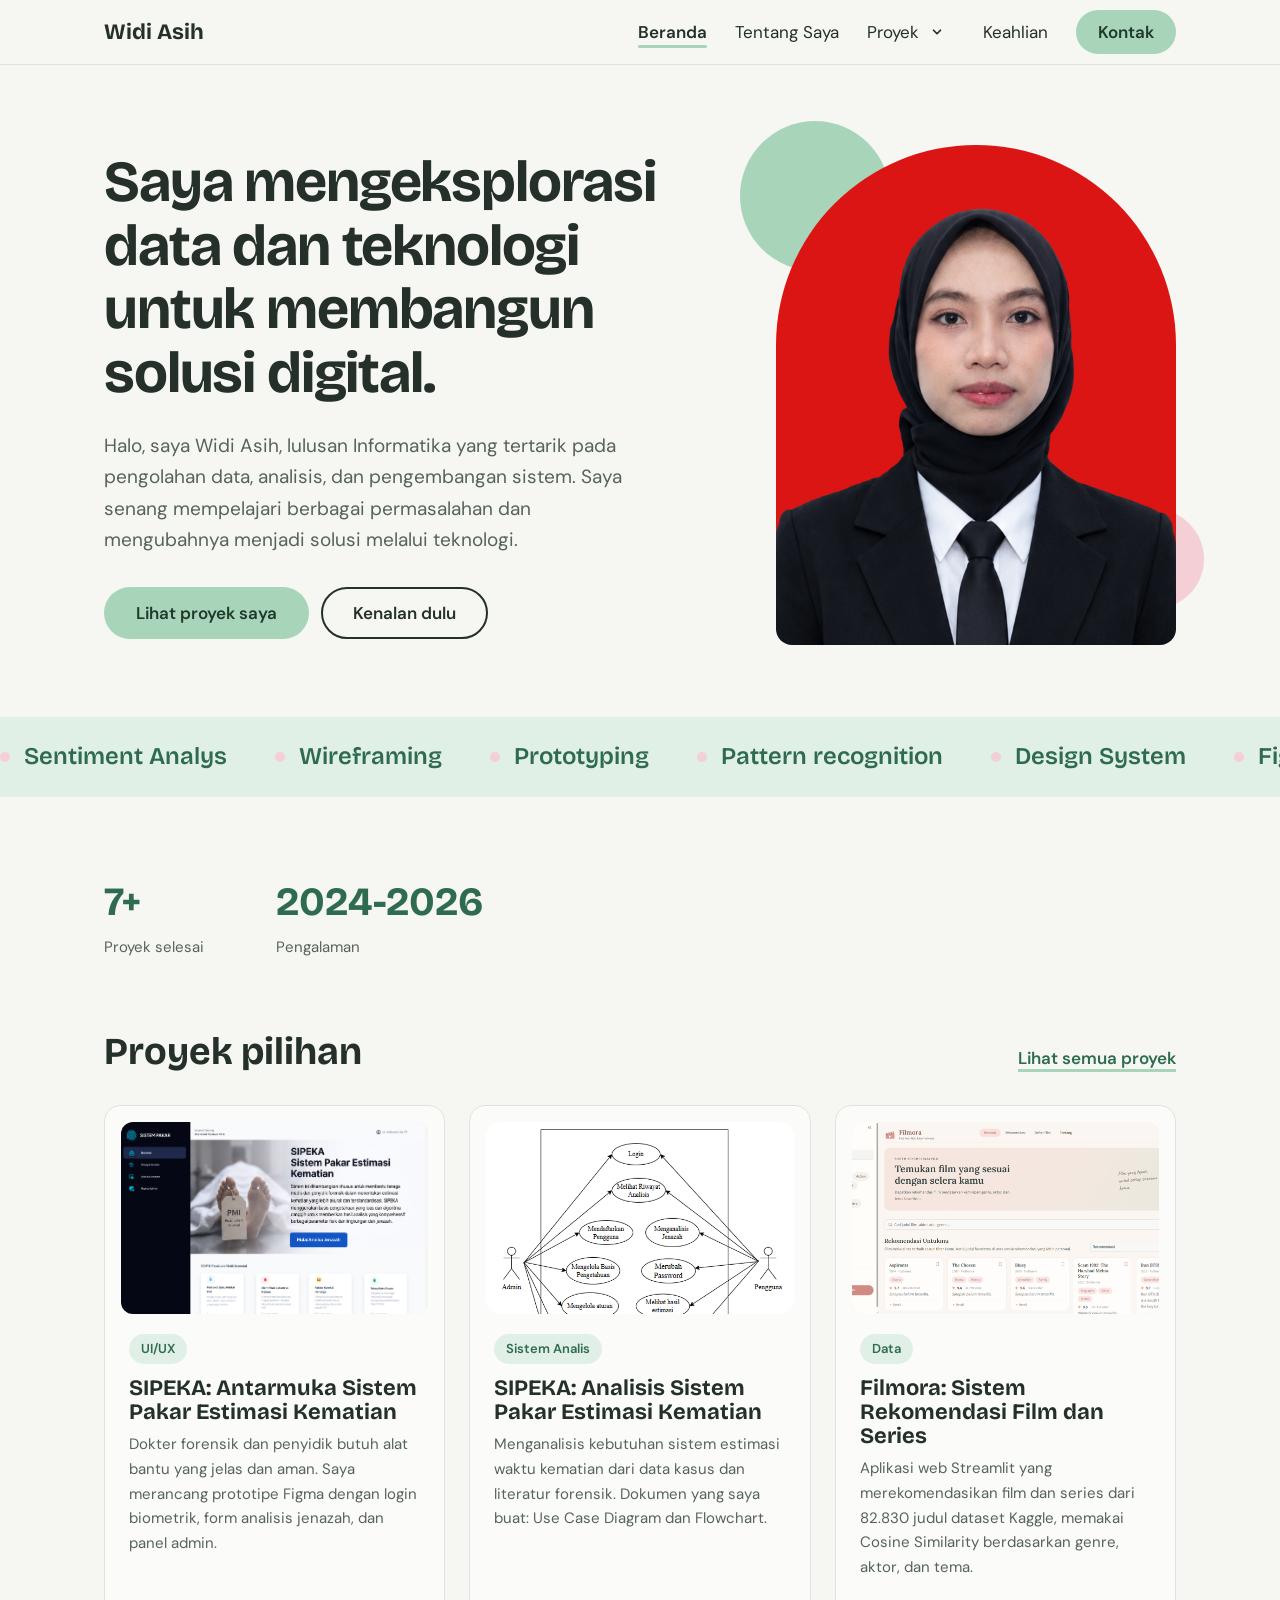
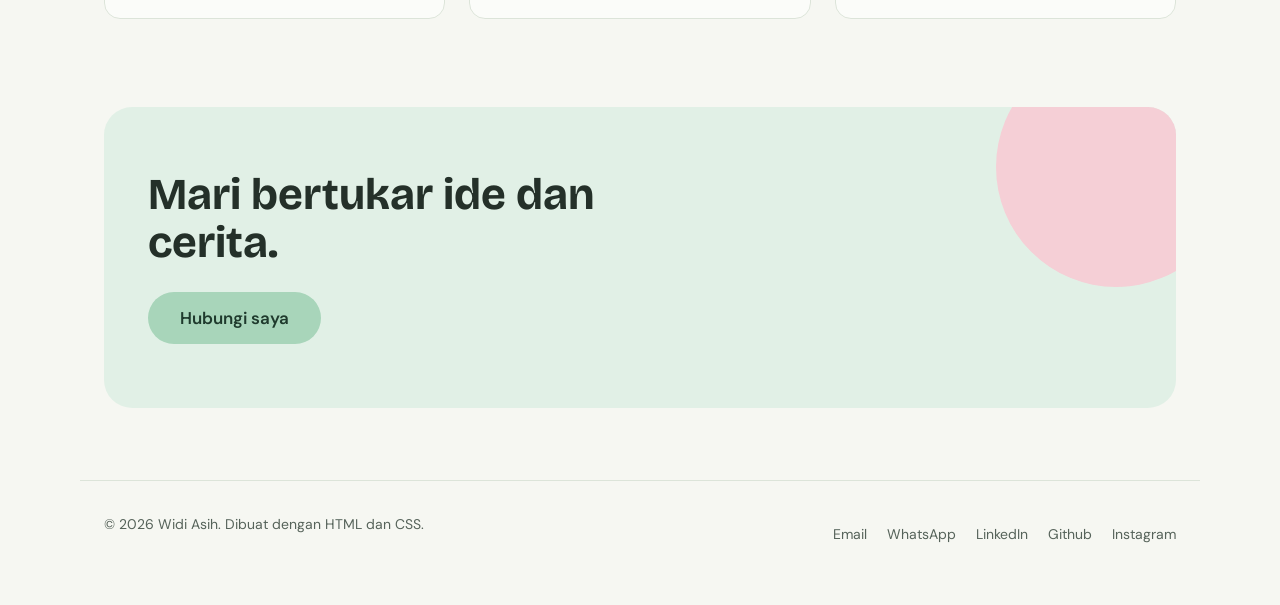
<file: index.html>
<!DOCTYPE html>
<html lang="id">
<head>
  <meta charset="UTF-8">
  <meta name="viewport" content="width=device-width, initial-scale=1.0">
  <title>Portofolio Saya</title>
  <meta name="description" content="Portofolio UI/UX Designer: studi kasus, proses riset, dan hasil berbasis data.">

  <link rel="preconnect" href="https://fonts.googleapis.com">
  <link rel="preconnect" href="https://fonts.gstatic.com" crossorigin>
  <link href="https://fonts.googleapis.com/css2?family=Bricolage+Grotesque:wght@600;700&family=DM+Sans:wght@400;500;600&display=swap" rel="stylesheet">
  <link rel="stylesheet" href="style.css">
  <script>document.documentElement.classList.add('js');</script>
</head>
<body>

  <header class="header">
    <nav class="nav container" aria-label="Menu utama">
      <a href="index.html" class="logo">Widi Asih</a>
      <button class="menu-tombol" aria-label="Buka menu" aria-expanded="false" aria-controls="menu">
        <span></span><span></span><span></span>
      </button>
      <ul class="menu" id="menu">
        <li><a href="index.html" class="aktif" aria-current="page">Beranda</a></li>
        <li><a href="tentang.html">Tentang Saya</a></li>
        <li class="punya-sub">
          <a href="proyek.html">Proyek</a>
          <button class="sub-tombol" aria-label="Tampilkan submenu Proyek" aria-expanded="false" aria-controls="sub-proyek">
            <svg width="14" height="14" viewBox="0 0 24 24" fill="none" stroke="currentColor" stroke-width="3" stroke-linecap="round" stroke-linejoin="round" aria-hidden="true"><path d="M6 9l6 6 6-6"/></svg>
          </button>
          <ul class="submenu" id="sub-proyek">
            <li><a href="proyek.html#uiux">UI/UX</a></li>
            <li><a href="proyek.html#sistem">Sistem Analis</a></li>
            <li><a href="proyek.html#data">Data</a></li>
          </ul>
        </li>
        <li><a href="keahlian.html">Keahlian</a></li>
        <li><a href="kontak.html" class="tombol-menu">Kontak</a></li>
      </ul>
    </nav>
  </header>

  <main>

    <section class="hero container">
      <div class="hero-teks">
        <h1 class="muncul" style="--d:.05s">Saya mengeksplorasi data dan teknologi untuk membangun solusi digital.</h1>
        <p class="muncul" style="--d:.2s">
          Halo, saya Widi Asih, lulusan Informatika yang tertarik pada pengolahan data, 
          analisis, dan pengembangan sistem. Saya senang mempelajari berbagai permasalahan dan 
          mengubahnya menjadi solusi melalui teknologi.
        </p>
        <div class="grup-tombol muncul" style="--d:.35s">
          <a href="proyek.html" class="tombol utama">Lihat proyek saya</a>
          <a href="tentang.html" class="tombol garis">Kenalan dulu</a>
        </div>
      </div>

      <div class="foto-wrap muncul" style="--d:.25s">
        <span class="blob b1" aria-hidden="true"></span>
        <span class="blob b2" aria-hidden="true"></span>
        <img src="gambar/10222048_Widi Asih.jpg" alt="Foto Widi Asih" class="foto">
      </div>
    </section>


    <div class="marquee" aria-label="Keahlian saya">
      <div class="marquee-isi">
        <ul>
          <li>Sentiment Analys</li><li>Wireframing</li><li>Prototyping</li>
          <li>Pattern recognition</li><li>Design System</li><li>Figma</li>
          <li>Unified Modeling Language</li><li>Web Designer</li><li>Natural Language Processing</li>
        </ul>
        <ul aria-hidden="true">
          <li>Sentiment Analys</li><li>Wireframing</li><li>Prototyping</li>
          <li>Pattern recognition</li><li>Design System</li><li>Figma</li>
          <li>Unified Modeling Language</li><li>Web Designer</li><li>Natural Language Processing</li>
        </ul>
      </div>
    </div>


    <section class="angka container" aria-label="Ringkasan">
      <div class="reveal"><strong>7+</strong><span>Proyek selesai</span></div>
      <div class="reveal"><strong>2024-2026</strong><span>Pengalaman</span></div>
    </section>

    
    <section class="proyek container">
      <div class="judul-bagian reveal">
        <h2>Proyek pilihan</h2>
        <a href="proyek.html" class="link-semua">Lihat semua proyek</a>
      </div>

      <div class="daftar-proyek">
        <article class="kartu reveal">
          <div class="gambar g1">
            <img src="gambar/Sipeka.png" alt="Tampilan beranda SIPEKA">
          </div>
          <p class="label"><span class="tag">UI/UX</span></p>
          <h3><a href="proyek-uiux-1.html">SIPEKA: Antarmuka Sistem Pakar Estimasi Kematian</a></h3>
          <p>Dokter forensik dan penyidik butuh alat bantu yang jelas dan aman. Saya merancang prototipe Figma dengan login biometrik, form analisis jenazah, dan panel admin.</p>
        </article>

        <article class="kartu reveal">
          <div class="gambar g2">
            <img src="gambar/Sipeka-usecase.png" alt="Use Case Diagram SIPEKA">
          </div>
          <p class="label"><span class="tag">Sistem Analis</span></p>
          <h3><a href="proyek-sistem-1.html">SIPEKA: Analisis Sistem Pakar Estimasi Kematian</a></h3>
          <p>Menganalisis kebutuhan sistem estimasi waktu kematian dari data kasus dan literatur forensik. Dokumen yang saya buat: Use Case Diagram dan Flowchart.</p>
        </article>

        <article class="kartu reveal">
          <div class="gambar g3">
            <img src="gambar/filmorass.png" alt="ssfilmora">
          </div>
          <p class="label"><span class="tag">Data</span></p>
          <h3><a href="proyek-data-1.html">Filmora: Sistem Rekomendasi Film dan Series</a></h3>
          <p>Aplikasi web Streamlit yang merekomendasikan film dan series dari 82.830 judul dataset Kaggle, memakai Cosine Similarity berdasarkan genre, aktor, dan tema.</p>
        </article>
      </div>
    </section>

    <!-- ========== AJAKAN KONTAK ========== -->
    <section class="ajakan container reveal">
      <h2>Mari bertukar ide dan cerita.</h2>
      <a href="kontak.html" class="tombol utama">Hubungi saya</a>
    </section>
  </main>

  <footer class="footer container">
    <p>&copy; <span data-tahun>2026</span> Widi Asih. Dibuat dengan HTML dan CSS.</p>
    <p class="footer-link">
      <a href="mailto:asihwidi599@gmail.com">Email</a>
      <a href="https://wa.me/6281324232363" target="_blank" rel="noopener">WhatsApp</a>
      <a href="https://www.linkedin.com/in/widi-asih-106023362/" target="_blank" rel="noopener">LinkedIn</a>
      <a href="https://github.com/Widiasih10222048" target="_blank" rel="noopener">Github</a>
      <a href="https://www.instagram.com/lwid_ia?obrf=bnJsZWZmdzY0Y2Rt" target="_blank" rel="noopener">Instagram</a>
    </p>
  </footer>

  <script src="script.js"></script>
</body>
</html>
</file>
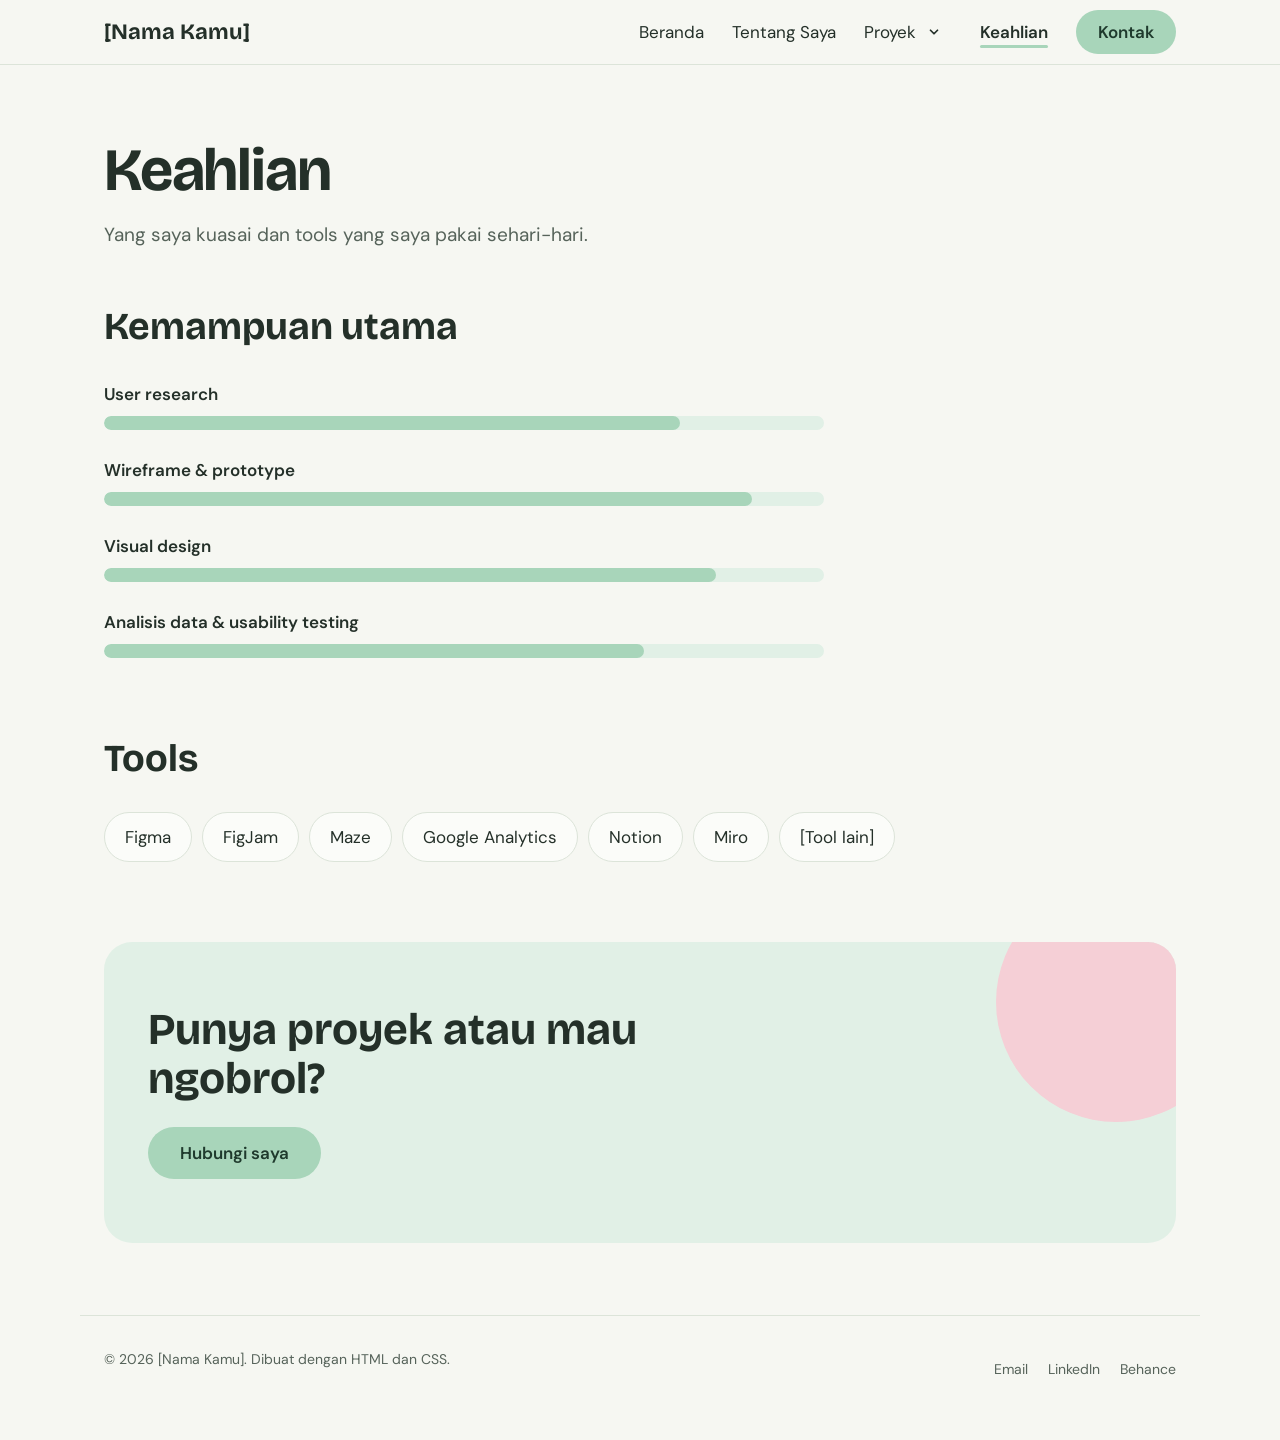
<file: keahlian.html>
<!DOCTYPE html>
<html lang="id">
<head>
  <meta charset="UTF-8">
  <meta name="viewport" content="width=device-width, initial-scale=1.0">
  <title>Keahlian | [Nama Kamu]</title>
  <meta name="description" content="Keahlian dan tools UI/UX: riset, wireframe, prototype, dan analisis data.">

  <link rel="preconnect" href="https://fonts.googleapis.com">
  <link rel="preconnect" href="https://fonts.gstatic.com" crossorigin>
  <link href="https://fonts.googleapis.com/css2?family=Bricolage+Grotesque:wght@600;700&family=DM+Sans:wght@400;500;600&display=swap" rel="stylesheet">
  <link rel="stylesheet" href="style.css">
  <script>document.documentElement.classList.add('js');</script>
</head>
<body>

  <!-- ========== MENU ========== -->
  <header class="header">
    <nav class="nav container" aria-label="Menu utama">
      <a href="index.html" class="logo">[Nama Kamu]</a>
      <button class="menu-tombol" aria-label="Buka menu" aria-expanded="false" aria-controls="menu">
        <span></span><span></span><span></span>
      </button>
      <ul class="menu" id="menu">
        <li><a href="index.html">Beranda</a></li>
        <li><a href="tentang.html">Tentang Saya</a></li>
        <li class="punya-sub">
          <a href="proyek.html">Proyek</a>
          <button class="sub-tombol" aria-label="Tampilkan submenu Proyek" aria-expanded="false" aria-controls="sub-proyek">
            <svg width="14" height="14" viewBox="0 0 24 24" fill="none" stroke="currentColor" stroke-width="3" stroke-linecap="round" stroke-linejoin="round" aria-hidden="true"><path d="M6 9l6 6 6-6"/></svg>
          </button>
          <ul class="submenu" id="sub-proyek">
            <li><a href="proyek.html#uiux">UI/UX</a></li>
            <li><a href="proyek.html#sistem">Sistem Analis</a></li>
            <li><a href="proyek.html#data">Data</a></li>
          </ul>
        </li>
        <li><a href="keahlian.html" class="aktif" aria-current="page">Keahlian</a></li>
        <li><a href="kontak.html" class="tombol-menu">Kontak</a></li>
      </ul>
    </nav>
  </header>

  <main>

    <section class="judul-halaman container">
      <h1 class="muncul" style="--d:.05s">Keahlian</h1>
      <p class="muncul" style="--d:.2s">Yang saya kuasai dan tools yang saya pakai sehari-hari.</p>
    </section>

    <section class="container bagian">
      <h2 class="reveal">Kemampuan utama</h2>
      <!-- Ubah angka --nilai (0% sampai 100%) sesuai kemampuanmu -->
      <div class="daftar-bar">
        <div class="reveal">
          <div class="bar-judul"><span>User research</span></div>
          <div class="bar"><span style="--nilai:80%"></span></div>
        </div>
        <div class="reveal">
          <div class="bar-judul"><span>Wireframe &amp; prototype</span></div>
          <div class="bar"><span style="--nilai:90%"></span></div>
        </div>
        <div class="reveal">
          <div class="bar-judul"><span>Visual design</span></div>
          <div class="bar"><span style="--nilai:85%"></span></div>
        </div>
        <div class="reveal">
          <div class="bar-judul"><span>Analisis data &amp; usability testing</span></div>
          <div class="bar"><span style="--nilai:75%"></span></div>
        </div>
      </div>
    </section>

    <section class="container bagian">
      <h2 class="reveal">Tools</h2>
      <ul class="chips reveal">
        <li>Figma</li><li>FigJam</li><li>Maze</li><li>Google Analytics</li>
        <li>Notion</li><li>Miro</li><li>[Tool lain]</li>
      </ul>
    </section>

    <!-- ========== AJAKAN KONTAK ========== -->
    <section class="ajakan container reveal">
      <h2>Punya proyek atau mau ngobrol?</h2>
      <a href="kontak.html" class="tombol utama">Hubungi saya</a>
    </section>
  </main>

  <footer class="footer container">
    <p>&copy; <span data-tahun>2026</span> [Nama Kamu]. Dibuat dengan HTML dan CSS.</p>
    <p class="footer-link">
      <a href="mailto:emailkamu@contoh.com">Email</a>
      <a href="https://www.linkedin.com/" target="_blank" rel="noopener">LinkedIn</a>
      <a href="https://www.behance.net/" target="_blank" rel="noopener">Behance</a>
    </p>
  </footer>

  <script src="script.js"></script>
</body>
</html>
</file>
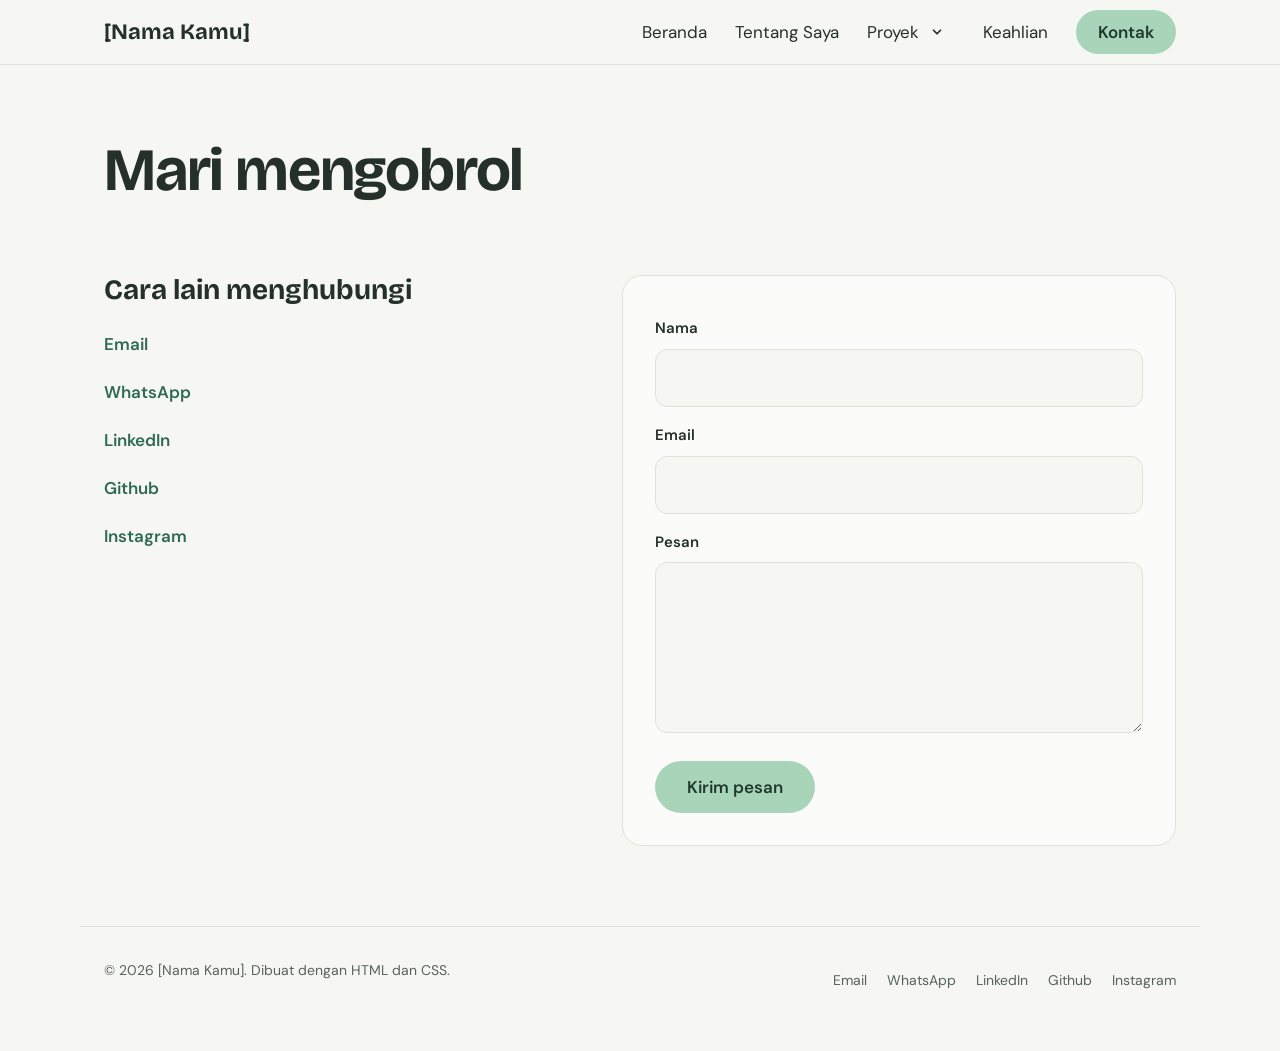
<file: kontak.html>
<!DOCTYPE html>
<html lang="id">
<head>
  <meta charset="UTF-8">
  <meta name="viewport" content="width=device-width, initial-scale=1.0">
  <title>Kontak | [Nama Kamu]</title>
  <meta name="description" content="Hubungi [Nama Kamu] untuk proyek UI/UX atau sekadar ngobrol.">

  <link rel="preconnect" href="https://fonts.googleapis.com">
  <link rel="preconnect" href="https://fonts.gstatic.com" crossorigin>
  <link href="https://fonts.googleapis.com/css2?family=Bricolage+Grotesque:wght@600;700&family=DM+Sans:wght@400;500;600&display=swap" rel="stylesheet">
  <link rel="stylesheet" href="style.css">
  <script>document.documentElement.classList.add('js');</script>
</head>
<body>

  <!-- ========== MENU ========== -->
  <header class="header">
    <nav class="nav container" aria-label="Menu utama">
      <a href="index.html" class="logo">[Nama Kamu]</a>
      <button class="menu-tombol" aria-label="Buka menu" aria-expanded="false" aria-controls="menu">
        <span></span><span></span><span></span>
      </button>
      <ul class="menu" id="menu">
        <li><a href="index.html">Beranda</a></li>
        <li><a href="tentang.html">Tentang Saya</a></li>
        <li class="punya-sub">
          <a href="proyek.html">Proyek</a>
          <button class="sub-tombol" aria-label="Tampilkan submenu Proyek" aria-expanded="false" aria-controls="sub-proyek">
            <svg width="14" height="14" viewBox="0 0 24 24" fill="none" stroke="currentColor" stroke-width="3" stroke-linecap="round" stroke-linejoin="round" aria-hidden="true"><path d="M6 9l6 6 6-6"/></svg>
          </button>
          <ul class="submenu" id="sub-proyek">
            <li><a href="proyek.html#uiux">UI/UX</a></li>
            <li><a href="proyek.html#sistem">Sistem Analis</a></li>
            <li><a href="proyek.html#data">Data</a></li>
          </ul>
        </li>
        <li><a href="keahlian.html">Keahlian</a></li>
        <li><a href="kontak.html" class="tombol-menu" class="aktif" aria-current="page">Kontak</a></li>
      </ul>
    </nav>
  </header>

  <main>

    <section class="judul-halaman container">
      <h1 class="muncul" style="--d:.05s">Mari mengobrol</h1>
      <p class="muncul" style="--d:.2s">
      </p>
    </section>

    <section class="kontak container bagian">
      <div class="kontak-info reveal">
        <h2>Cara lain menghubungi</h2>
        <ul>
          <li><a href="mailto:asihwidi599@gmail.com">Email</a></li>
          <li><a href="https://wa.me/6281324232363" target="_blank" rel="noopener">WhatsApp</a></li>
          <li><a href="https://www.linkedin.com/in/widi-asih-106023362/" target="_blank" rel="noopener">LinkedIn</a></li>
          <li><a href="https://github.com/Widiasih10222048" target="_blank" rel="noopener">Github</a></li>
          <li><a href="https://www.instagram.com/lwid_ia?obrf=bnJsZWZmdzY0Y2Rt" target="_blank" rel="noopener">Instagram</a></li>
        </ul>
      </div>

      <!-- Ganti [ID_FORMSPREE] dengan ID dari formspree.io (gratis) -->
      <form class="form reveal" action="https://formspree.io/f/[ID_FORMSPREE]" method="POST">
        <label for="nama">Nama</label>
        <input type="text" id="nama" name="nama" autocomplete="name" required>

        <label for="email">Email</label>
        <input type="email" id="email" name="email" autocomplete="email" required>

        <label for="pesan">Pesan</label>
        <textarea id="pesan" name="pesan" rows="5" required></textarea>

        <button type="submit" class="tombol utama">Kirim pesan</button>
      </form>
    </section>

  </main>

  <footer class="footer container">
    <p>&copy; <span data-tahun>2026</span> [Nama Kamu]. Dibuat dengan HTML dan CSS.</p>
    <p class="footer-link">
      <a href="mailto:asihwidi599@gmail.com">Email</a>
      <a href="https://wa.me/6281324232363" target="_blank" rel="noopener">WhatsApp</a>
      <a href="https://www.linkedin.com/in/widi-asih-106023362/" target="_blank" rel="noopener">LinkedIn</a>
      <a href="https://github.com/Widiasih10222048" target="_blank" rel="noopener">Github</a>
      <a href="https://www.instagram.com/lwid_ia?obrf=bnJsZWZmdzY0Y2Rt" target="_blank" rel="noopener">Instagram</a>
    </p>
  </footer>

  <script src="script.js"></script>
</body>
</html>
</file>
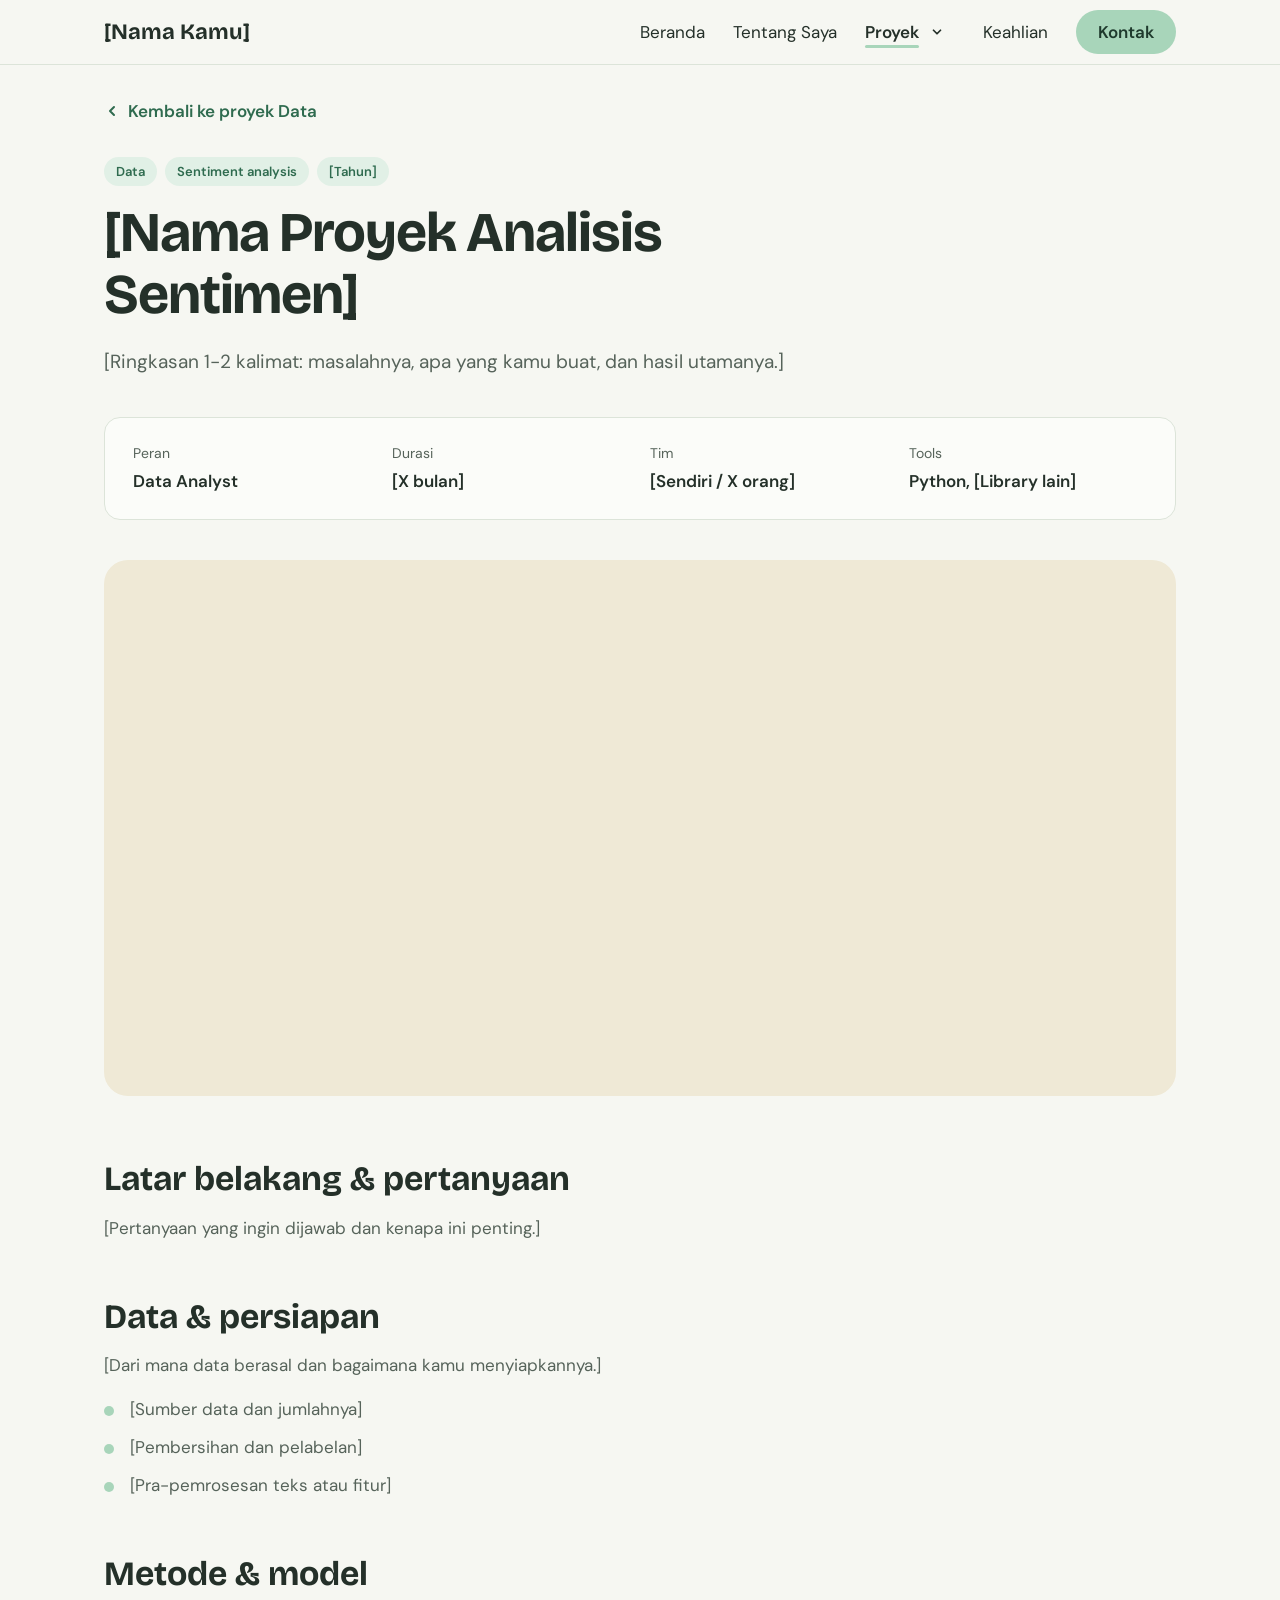
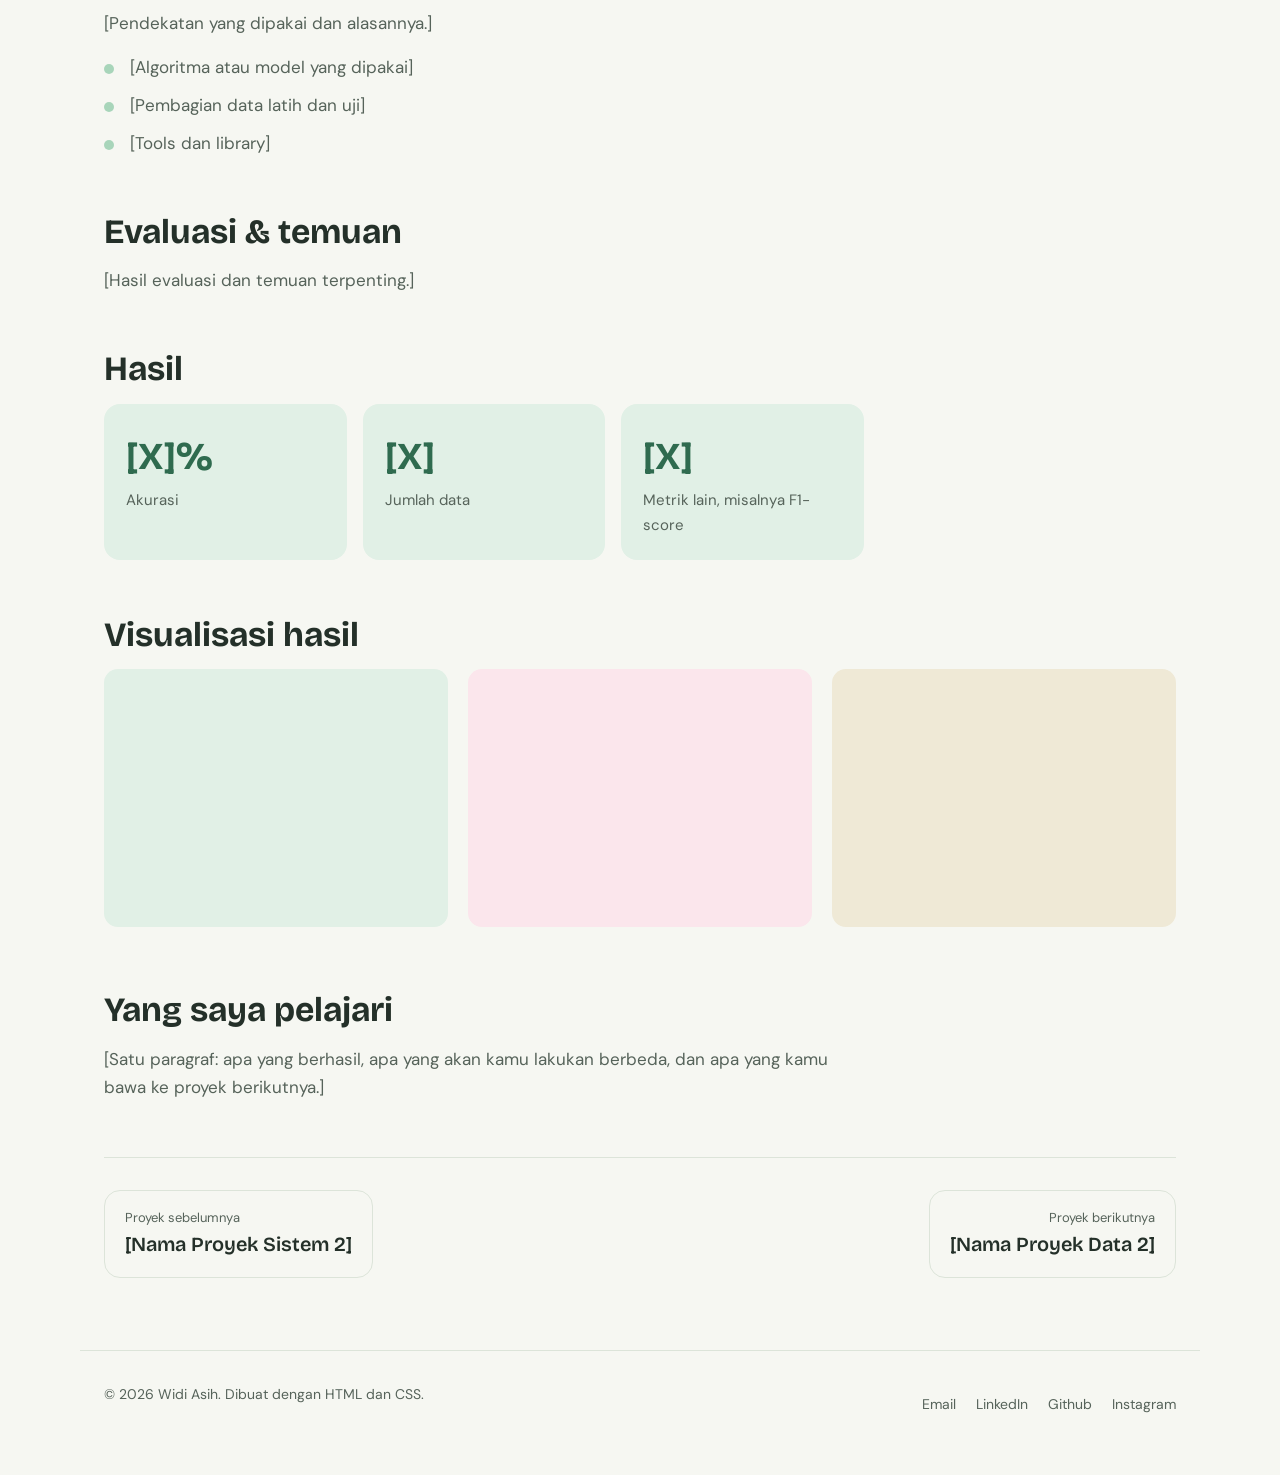
<file: proyek-data-1.html>
<!DOCTYPE html>
<html lang="id">
<head>
  <meta charset="UTF-8">
  <meta name="viewport" content="width=device-width, initial-scale=1.0">
  <title>[Nama Proyek Analisis Sentimen] | [Nama Kamu]</title>
  <meta name="description" content="Studi kasus Data: [Nama Proyek Analisis Sentimen].">

  <link rel="preconnect" href="https://fonts.googleapis.com">
  <link rel="preconnect" href="https://fonts.gstatic.com" crossorigin>
  <link href="https://fonts.googleapis.com/css2?family=Bricolage+Grotesque:wght@600;700&family=DM+Sans:wght@400;500;600&display=swap" rel="stylesheet">
  <link rel="stylesheet" href="style.css">
  <script>document.documentElement.classList.add('js');</script>
</head>
<body>

  <!-- ========== MENU ========== -->
  <header class="header">
    <nav class="nav container" aria-label="Menu utama">
      <a href="index.html" class="logo">[Nama Kamu]</a>
      <button class="menu-tombol" aria-label="Buka menu" aria-expanded="false" aria-controls="menu">
        <span></span><span></span><span></span>
      </button>
      <ul class="menu" id="menu">
        <li><a href="index.html">Beranda</a></li>
        <li><a href="tentang.html">Tentang Saya</a></li>
        <li class="punya-sub">
          <a href="proyek.html" class="aktif" aria-current="page">Proyek</a>
          <button class="sub-tombol" aria-label="Tampilkan submenu Proyek" aria-expanded="false" aria-controls="sub-proyek">
            <svg width="14" height="14" viewBox="0 0 24 24" fill="none" stroke="currentColor" stroke-width="3" stroke-linecap="round" stroke-linejoin="round" aria-hidden="true"><path d="M6 9l6 6 6-6"/></svg>
          </button>
          <ul class="submenu" id="sub-proyek">
            <li><a href="proyek.html#uiux">UI/UX</a></li>
            <li><a href="proyek.html#sistem">Sistem Analis</a></li>
            <li><a href="proyek.html#data">Data</a></li>
          </ul>
        </li>
        <li><a href="keahlian.html">Keahlian</a></li>
        <li><a href="kontak.html" class="tombol-menu">Kontak</a></li>
      </ul>
    </nav>
  </header>

  <main>

    <div class="container">
      <a href="proyek.html#data" class="kembali">
        <svg width="16" height="16" viewBox="0 0 24 24" fill="none" stroke="currentColor" stroke-width="3" stroke-linecap="round" stroke-linejoin="round" aria-hidden="true"><path d="M15 6l-6 6 6 6"/></svg>
        Kembali ke proyek Data
      </a>

      <header class="detail-kepala">
        <p class="label muncul" style="--d:.05s"><span class="tag">Data</span><span class="tag">Sentiment analysis</span><span class="tag">[Tahun]</span></p>
        <h1 class="muncul" style="--d:.15s">[Nama Proyek Analisis Sentimen]</h1>
        <p class="lead muncul" style="--d:.28s">[Ringkasan 1-2 kalimat: masalahnya, apa yang kamu buat, dan hasil utamanya.]</p>
      </header>

      <dl class="ringkasan reveal">
        <div><dt>Peran</dt><dd>Data Analyst</dd></div>
        <div><dt>Durasi</dt><dd>[X bulan]</dd></div>
        <div><dt>Tim</dt><dd>[Sendiri / X orang]</dd></div>
        <div><dt>Tools</dt><dd>Python, [Library lain]</dd></div>
      </dl>

      <!-- Ganti dengan gambar utama: <img src="images/data-1.jpg" alt="..." class="gambar-besar"> -->
      <div class="gambar-besar g3 reveal" role="img" aria-label="Tempat gambar utama proyek"></div>

      <div class="isi-detail">
        <section class="reveal">
          <h2>Latar belakang & pertanyaan</h2>
          <p>[Pertanyaan yang ingin dijawab dan kenapa ini penting.]</p>
        </section>

        <section class="reveal">
          <h2>Data & persiapan</h2>
          <p>[Dari mana data berasal dan bagaimana kamu menyiapkannya.]</p>
          <ul class="poin">
            <li>[Sumber data dan jumlahnya]</li>
            <li>[Pembersihan dan pelabelan]</li>
            <li>[Pra-pemrosesan teks atau fitur]</li>
          </ul>
        </section>

        <section class="reveal">
          <h2>Metode & model</h2>
          <p>[Pendekatan yang dipakai dan alasannya.]</p>
          <ul class="poin">
            <li>[Algoritma atau model yang dipakai]</li>
            <li>[Pembagian data latih dan uji]</li>
            <li>[Tools dan library]</li>
          </ul>
        </section>

        <section class="reveal">
          <h2>Evaluasi & temuan</h2>
          <p>[Hasil evaluasi dan temuan terpenting.]</p>
        </section>

        <section class="reveal">
          <h2>Hasil</h2>
          <div class="hasil-angka"><div class="kotak-hasil"><strong>[X]%</strong><span>Akurasi</span></div><div class="kotak-hasil"><strong>[X]</strong><span>Jumlah data</span></div><div class="kotak-hasil"><strong>[X]</strong><span>Metrik lain, misalnya F1-score</span></div></div>
        </section>
      </div>

      <section class="galeri-bagian reveal">
        <h2>Visualisasi hasil</h2>
        <div class="galeri">
          <div class="g1" role="img" aria-label="Tempat gambar 1"></div>
          <div class="g2" role="img" aria-label="Tempat gambar 2"></div>
          <div class="g3" role="img" aria-label="Tempat gambar 3"></div>
        </div>
      </section>

      <div class="isi-detail">
        <section class="reveal">
          <h2>Yang saya pelajari</h2>
          <p>[Satu paragraf: apa yang berhasil, apa yang akan kamu lakukan berbeda, dan apa yang kamu bawa ke proyek berikutnya.]</p>
        </section>
      </div>

      <nav class="nav-proyek" aria-label="Proyek lain">
        <a href="proyek-sistem-2.html"><small>Proyek sebelumnya</small><span>[Nama Proyek Sistem 2]</span></a>
        <a href="proyek-data-2.html" class="kanan"><small>Proyek berikutnya</small><span>[Nama Proyek Data 2]</span></a>
      </nav>
    </div>

  </main>

  <footer class="footer container">
    <p>&copy; <span data-tahun>2026</span> Widi Asih. Dibuat dengan HTML dan CSS.</p>
    <p class="footer-link">
      <a href="mailto:asihwidi599@gmail.com">Email</a>
      <a href="https://www.linkedin.com/in/widi-asih-106023362/" target="_blank" rel="noopener">LinkedIn</a>
      <a href="https://github.com/Widiasih10222048" target="_blank" rel="noopener">Github</a>
      <a href="https://www.instagram.com/lwid_ia?obrf=bnJsZWZmdzY0Y2Rt" target="_blank" rel="noopener">Instagram</a>
    </p>
  </footer>

  <script src="script.js"></script>
</body>
</html>
</file>
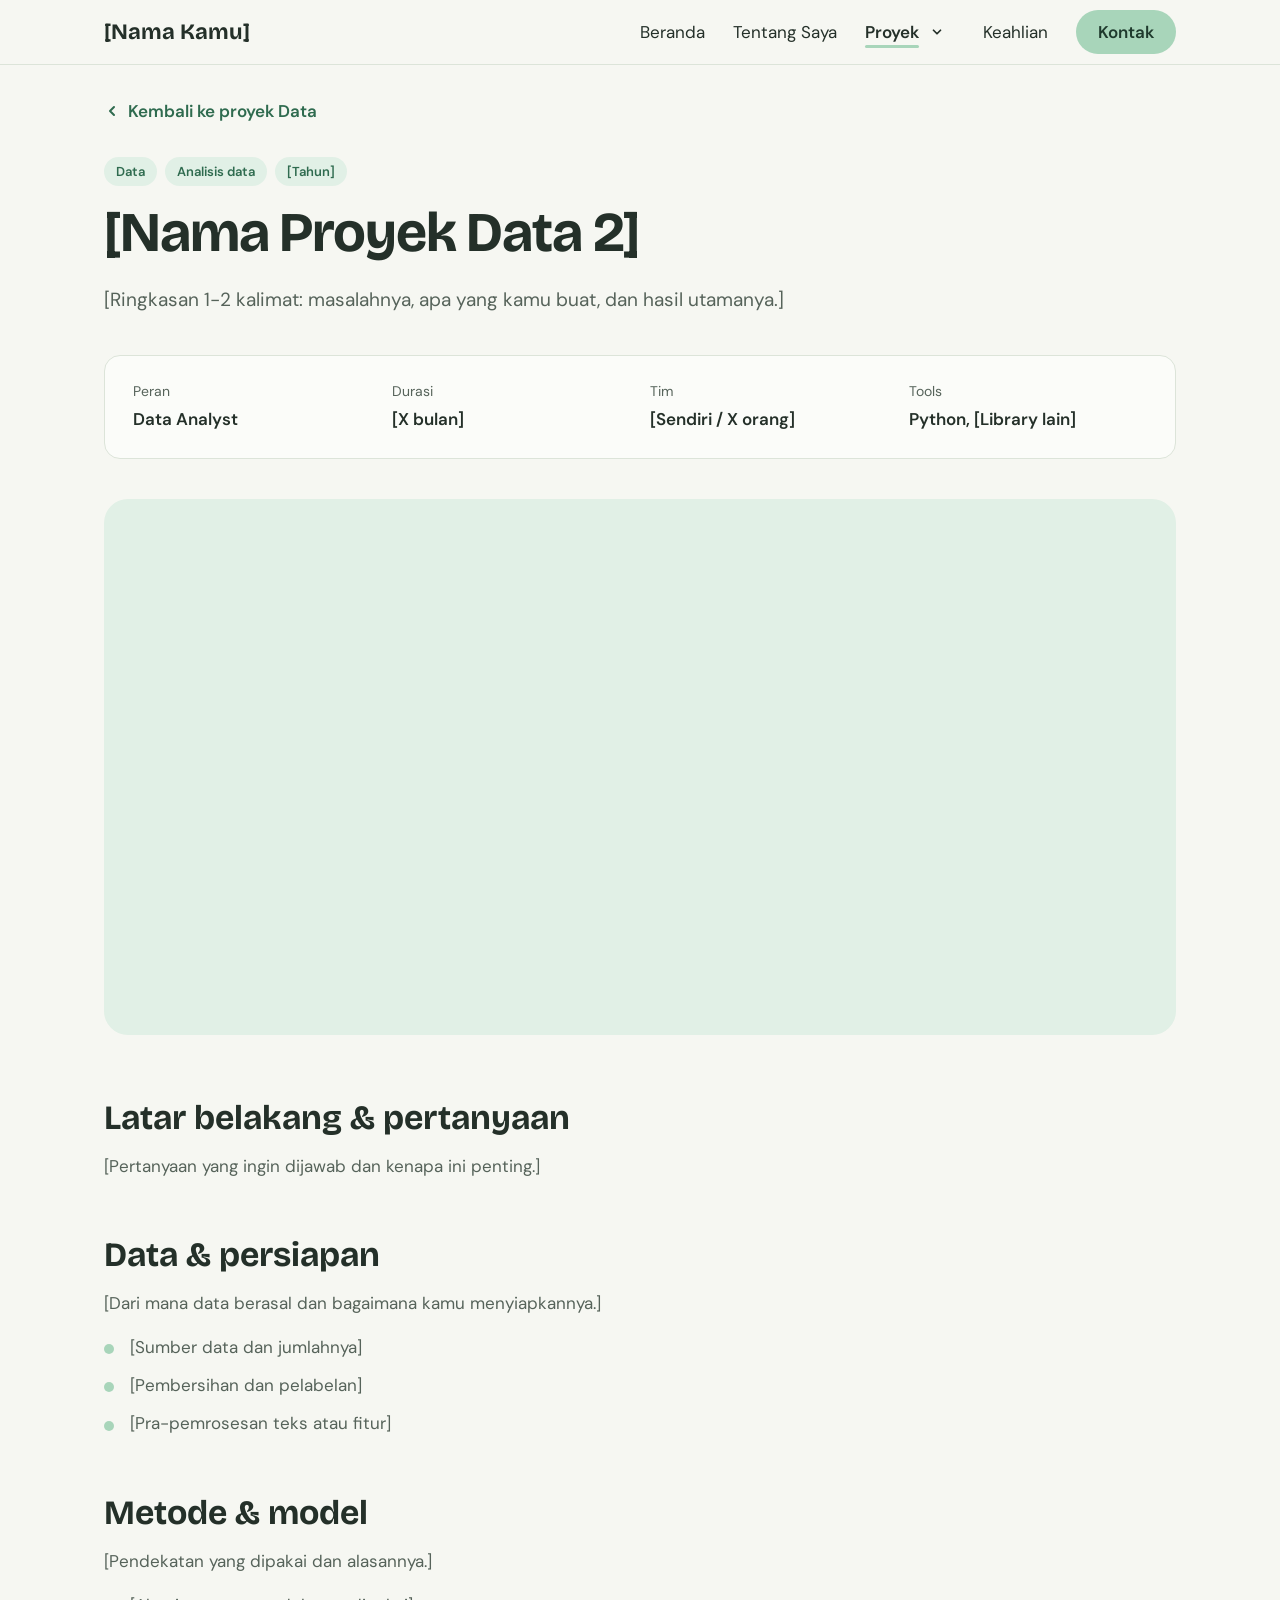
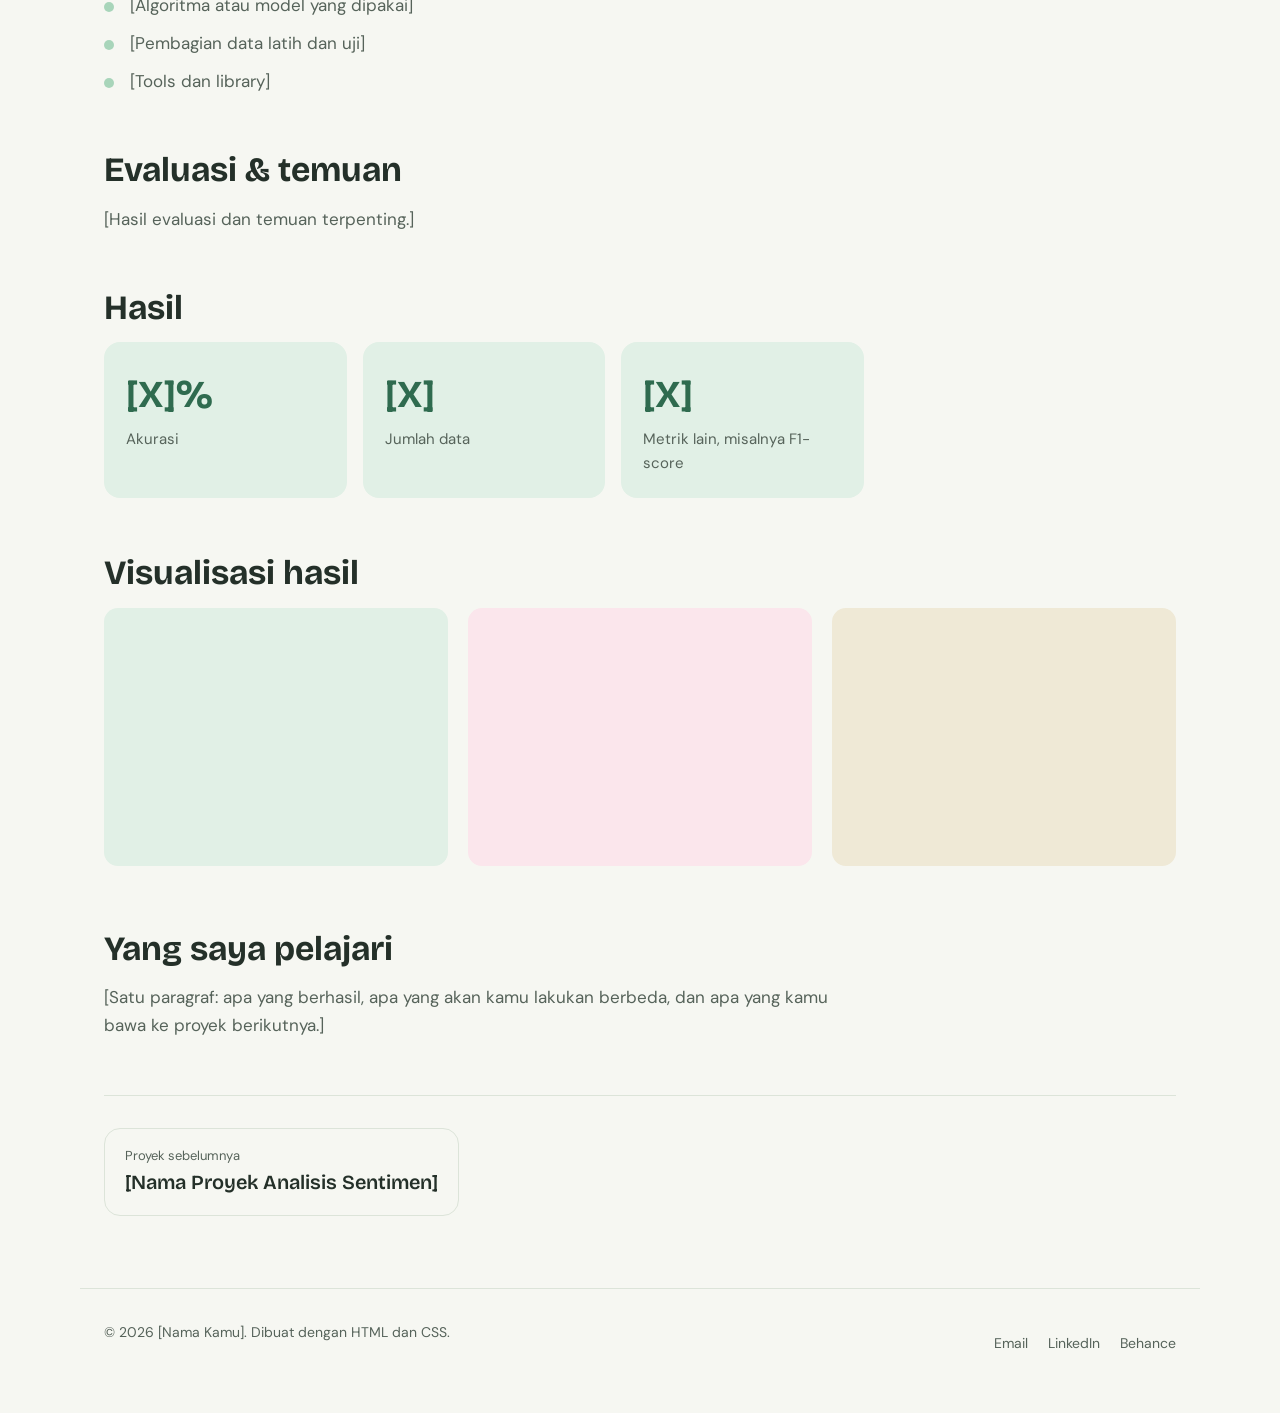
<file: proyek-data-2.html>
<!DOCTYPE html>
<html lang="id">
<head>
  <meta charset="UTF-8">
  <meta name="viewport" content="width=device-width, initial-scale=1.0">
  <title>[Nama Proyek Data 2] | [Nama Kamu]</title>
  <meta name="description" content="Studi kasus Data: [Nama Proyek Data 2].">

  <link rel="preconnect" href="https://fonts.googleapis.com">
  <link rel="preconnect" href="https://fonts.gstatic.com" crossorigin>
  <link href="https://fonts.googleapis.com/css2?family=Bricolage+Grotesque:wght@600;700&family=DM+Sans:wght@400;500;600&display=swap" rel="stylesheet">
  <link rel="stylesheet" href="style.css">
  <script>document.documentElement.classList.add('js');</script>
</head>
<body>

  <!-- ========== MENU ========== -->
  <header class="header">
    <nav class="nav container" aria-label="Menu utama">
      <a href="index.html" class="logo">[Nama Kamu]</a>
      <button class="menu-tombol" aria-label="Buka menu" aria-expanded="false" aria-controls="menu">
        <span></span><span></span><span></span>
      </button>
      <ul class="menu" id="menu">
        <li><a href="index.html">Beranda</a></li>
        <li><a href="tentang.html">Tentang Saya</a></li>
        <li class="punya-sub">
          <a href="proyek.html" class="aktif" aria-current="page">Proyek</a>
          <button class="sub-tombol" aria-label="Tampilkan submenu Proyek" aria-expanded="false" aria-controls="sub-proyek">
            <svg width="14" height="14" viewBox="0 0 24 24" fill="none" stroke="currentColor" stroke-width="3" stroke-linecap="round" stroke-linejoin="round" aria-hidden="true"><path d="M6 9l6 6 6-6"/></svg>
          </button>
          <ul class="submenu" id="sub-proyek">
            <li><a href="proyek.html#uiux">UI/UX</a></li>
            <li><a href="proyek.html#sistem">Sistem Analis</a></li>
            <li><a href="proyek.html#data">Data</a></li>
          </ul>
        </li>
        <li><a href="keahlian.html">Keahlian</a></li>
        <li><a href="kontak.html" class="tombol-menu">Kontak</a></li>
      </ul>
    </nav>
  </header>

  <main>

    <div class="container">
      <a href="proyek.html#data" class="kembali">
        <svg width="16" height="16" viewBox="0 0 24 24" fill="none" stroke="currentColor" stroke-width="3" stroke-linecap="round" stroke-linejoin="round" aria-hidden="true"><path d="M15 6l-6 6 6 6"/></svg>
        Kembali ke proyek Data
      </a>

      <header class="detail-kepala">
        <p class="label muncul" style="--d:.05s"><span class="tag">Data</span><span class="tag">Analisis data</span><span class="tag">[Tahun]</span></p>
        <h1 class="muncul" style="--d:.15s">[Nama Proyek Data 2]</h1>
        <p class="lead muncul" style="--d:.28s">[Ringkasan 1-2 kalimat: masalahnya, apa yang kamu buat, dan hasil utamanya.]</p>
      </header>

      <dl class="ringkasan reveal">
        <div><dt>Peran</dt><dd>Data Analyst</dd></div>
        <div><dt>Durasi</dt><dd>[X bulan]</dd></div>
        <div><dt>Tim</dt><dd>[Sendiri / X orang]</dd></div>
        <div><dt>Tools</dt><dd>Python, [Library lain]</dd></div>
      </dl>

      <!-- Ganti dengan gambar utama: <img src="images/data-2.jpg" alt="..." class="gambar-besar"> -->
      <div class="gambar-besar g1 reveal" role="img" aria-label="Tempat gambar utama proyek"></div>

      <div class="isi-detail">
        <section class="reveal">
          <h2>Latar belakang & pertanyaan</h2>
          <p>[Pertanyaan yang ingin dijawab dan kenapa ini penting.]</p>
        </section>

        <section class="reveal">
          <h2>Data & persiapan</h2>
          <p>[Dari mana data berasal dan bagaimana kamu menyiapkannya.]</p>
          <ul class="poin">
            <li>[Sumber data dan jumlahnya]</li>
            <li>[Pembersihan dan pelabelan]</li>
            <li>[Pra-pemrosesan teks atau fitur]</li>
          </ul>
        </section>

        <section class="reveal">
          <h2>Metode & model</h2>
          <p>[Pendekatan yang dipakai dan alasannya.]</p>
          <ul class="poin">
            <li>[Algoritma atau model yang dipakai]</li>
            <li>[Pembagian data latih dan uji]</li>
            <li>[Tools dan library]</li>
          </ul>
        </section>

        <section class="reveal">
          <h2>Evaluasi & temuan</h2>
          <p>[Hasil evaluasi dan temuan terpenting.]</p>
        </section>

        <section class="reveal">
          <h2>Hasil</h2>
          <div class="hasil-angka"><div class="kotak-hasil"><strong>[X]%</strong><span>Akurasi</span></div><div class="kotak-hasil"><strong>[X]</strong><span>Jumlah data</span></div><div class="kotak-hasil"><strong>[X]</strong><span>Metrik lain, misalnya F1-score</span></div></div>
        </section>
      </div>

      <section class="galeri-bagian reveal">
        <h2>Visualisasi hasil</h2>
        <div class="galeri">
          <div class="g1" role="img" aria-label="Tempat gambar 1"></div>
          <div class="g2" role="img" aria-label="Tempat gambar 2"></div>
          <div class="g3" role="img" aria-label="Tempat gambar 3"></div>
        </div>
      </section>

      <div class="isi-detail">
        <section class="reveal">
          <h2>Yang saya pelajari</h2>
          <p>[Satu paragraf: apa yang berhasil, apa yang akan kamu lakukan berbeda, dan apa yang kamu bawa ke proyek berikutnya.]</p>
        </section>
      </div>

      <nav class="nav-proyek" aria-label="Proyek lain">
        <a href="proyek-data-1.html"><small>Proyek sebelumnya</small><span>[Nama Proyek Analisis Sentimen]</span></a>
        
      </nav>
    </div>

  </main>

  <footer class="footer container">
    <p>&copy; <span data-tahun>2026</span> [Nama Kamu]. Dibuat dengan HTML dan CSS.</p>
    <p class="footer-link">
      <a href="mailto:emailkamu@contoh.com">Email</a>
      <a href="https://www.linkedin.com/" target="_blank" rel="noopener">LinkedIn</a>
      <a href="https://www.behance.net/" target="_blank" rel="noopener">Behance</a>
    </p>
  </footer>

  <script src="script.js"></script>
</body>
</html>
</file>
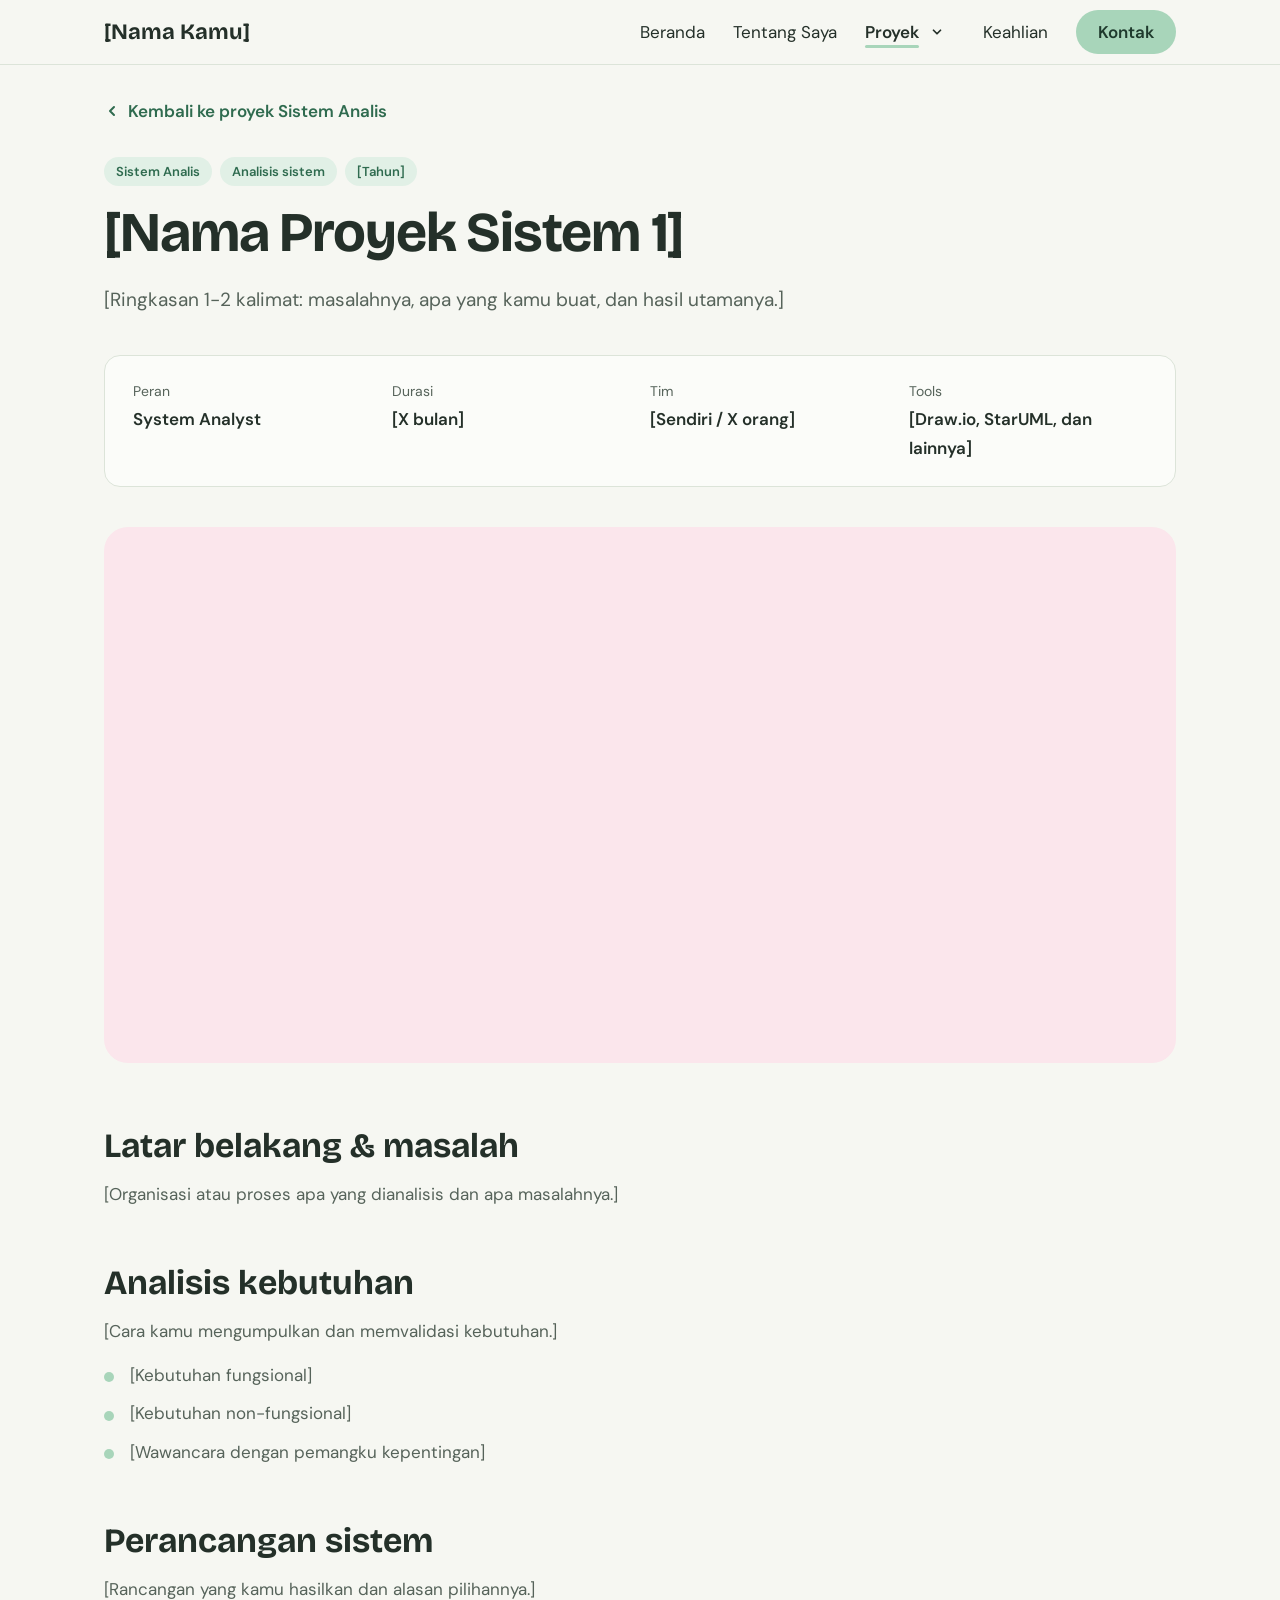
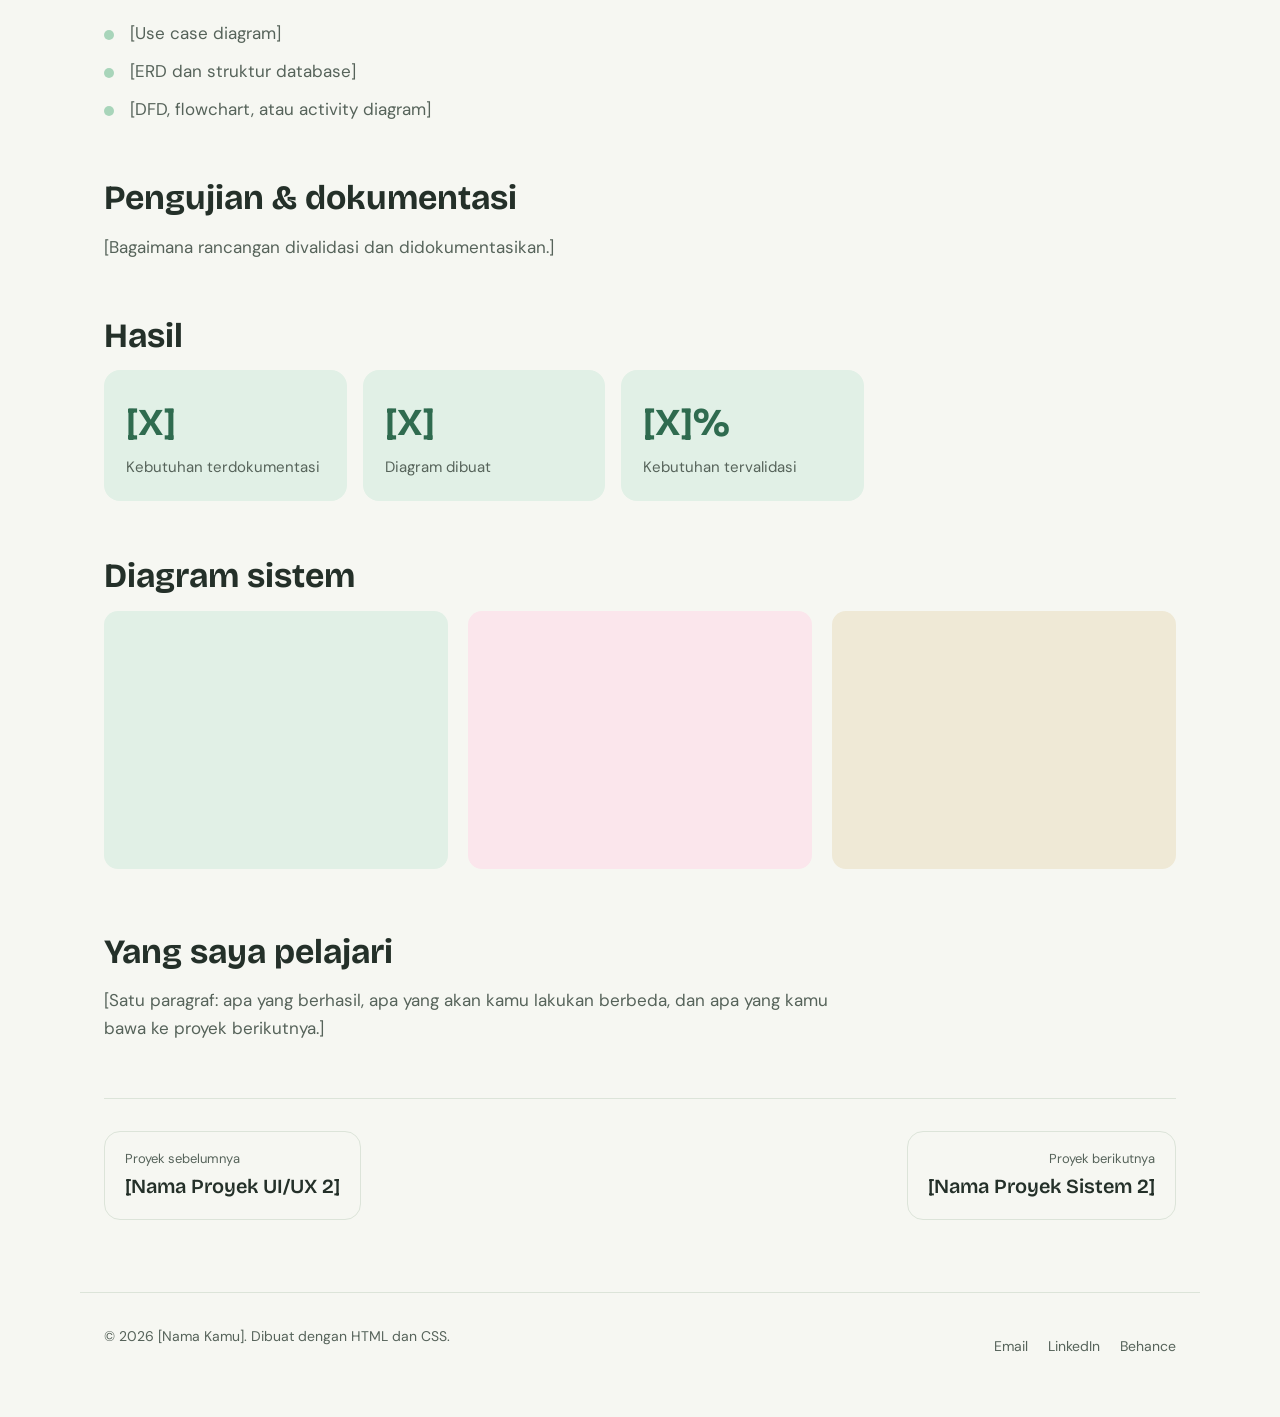
<file: proyek-sistem-1.html>
<!DOCTYPE html>
<html lang="id">
<head>
  <meta charset="UTF-8">
  <meta name="viewport" content="width=device-width, initial-scale=1.0">
  <title>[Nama Proyek Sistem 1] | [Nama Kamu]</title>
  <meta name="description" content="Studi kasus Sistem Analis: [Nama Proyek Sistem 1].">

  <link rel="preconnect" href="https://fonts.googleapis.com">
  <link rel="preconnect" href="https://fonts.gstatic.com" crossorigin>
  <link href="https://fonts.googleapis.com/css2?family=Bricolage+Grotesque:wght@600;700&family=DM+Sans:wght@400;500;600&display=swap" rel="stylesheet">
  <link rel="stylesheet" href="style.css">
  <script>document.documentElement.classList.add('js');</script>
</head>
<body>

  <!-- ========== MENU ========== -->
  <header class="header">
    <nav class="nav container" aria-label="Menu utama">
      <a href="index.html" class="logo">[Nama Kamu]</a>
      <button class="menu-tombol" aria-label="Buka menu" aria-expanded="false" aria-controls="menu">
        <span></span><span></span><span></span>
      </button>
      <ul class="menu" id="menu">
        <li><a href="index.html">Beranda</a></li>
        <li><a href="tentang.html">Tentang Saya</a></li>
        <li class="punya-sub">
          <a href="proyek.html" class="aktif" aria-current="page">Proyek</a>
          <button class="sub-tombol" aria-label="Tampilkan submenu Proyek" aria-expanded="false" aria-controls="sub-proyek">
            <svg width="14" height="14" viewBox="0 0 24 24" fill="none" stroke="currentColor" stroke-width="3" stroke-linecap="round" stroke-linejoin="round" aria-hidden="true"><path d="M6 9l6 6 6-6"/></svg>
          </button>
          <ul class="submenu" id="sub-proyek">
            <li><a href="proyek.html#uiux">UI/UX</a></li>
            <li><a href="proyek.html#sistem">Sistem Analis</a></li>
            <li><a href="proyek.html#data">Data</a></li>
          </ul>
        </li>
        <li><a href="keahlian.html">Keahlian</a></li>
        <li><a href="kontak.html" class="tombol-menu">Kontak</a></li>
      </ul>
    </nav>
  </header>

  <main>

    <div class="container">
      <a href="proyek.html#sistem" class="kembali">
        <svg width="16" height="16" viewBox="0 0 24 24" fill="none" stroke="currentColor" stroke-width="3" stroke-linecap="round" stroke-linejoin="round" aria-hidden="true"><path d="M15 6l-6 6 6 6"/></svg>
        Kembali ke proyek Sistem Analis
      </a>

      <header class="detail-kepala">
        <p class="label muncul" style="--d:.05s"><span class="tag">Sistem Analis</span><span class="tag">Analisis sistem</span><span class="tag">[Tahun]</span></p>
        <h1 class="muncul" style="--d:.15s">[Nama Proyek Sistem 1]</h1>
        <p class="lead muncul" style="--d:.28s">[Ringkasan 1-2 kalimat: masalahnya, apa yang kamu buat, dan hasil utamanya.]</p>
      </header>

      <dl class="ringkasan reveal">
        <div><dt>Peran</dt><dd>System Analyst</dd></div>
        <div><dt>Durasi</dt><dd>[X bulan]</dd></div>
        <div><dt>Tim</dt><dd>[Sendiri / X orang]</dd></div>
        <div><dt>Tools</dt><dd>[Draw.io, StarUML, dan lainnya]</dd></div>
      </dl>

      <!-- Ganti dengan gambar utama: <img src="images/sistem-1.jpg" alt="..." class="gambar-besar"> -->
      <div class="gambar-besar g2 reveal" role="img" aria-label="Tempat gambar utama proyek"></div>

      <div class="isi-detail">
        <section class="reveal">
          <h2>Latar belakang & masalah</h2>
          <p>[Organisasi atau proses apa yang dianalisis dan apa masalahnya.]</p>
        </section>

        <section class="reveal">
          <h2>Analisis kebutuhan</h2>
          <p>[Cara kamu mengumpulkan dan memvalidasi kebutuhan.]</p>
          <ul class="poin">
            <li>[Kebutuhan fungsional]</li>
            <li>[Kebutuhan non-fungsional]</li>
            <li>[Wawancara dengan pemangku kepentingan]</li>
          </ul>
        </section>

        <section class="reveal">
          <h2>Perancangan sistem</h2>
          <p>[Rancangan yang kamu hasilkan dan alasan pilihannya.]</p>
          <ul class="poin">
            <li>[Use case diagram]</li>
            <li>[ERD dan struktur database]</li>
            <li>[DFD, flowchart, atau activity diagram]</li>
          </ul>
        </section>

        <section class="reveal">
          <h2>Pengujian & dokumentasi</h2>
          <p>[Bagaimana rancangan divalidasi dan didokumentasikan.]</p>
        </section>

        <section class="reveal">
          <h2>Hasil</h2>
          <div class="hasil-angka"><div class="kotak-hasil"><strong>[X]</strong><span>Kebutuhan terdokumentasi</span></div><div class="kotak-hasil"><strong>[X]</strong><span>Diagram dibuat</span></div><div class="kotak-hasil"><strong>[X]%</strong><span>Kebutuhan tervalidasi</span></div></div>
        </section>
      </div>

      <section class="galeri-bagian reveal">
        <h2>Diagram sistem</h2>
        <div class="galeri">
          <div class="g1" role="img" aria-label="Tempat gambar 1"></div>
          <div class="g2" role="img" aria-label="Tempat gambar 2"></div>
          <div class="g3" role="img" aria-label="Tempat gambar 3"></div>
        </div>
      </section>

      <div class="isi-detail">
        <section class="reveal">
          <h2>Yang saya pelajari</h2>
          <p>[Satu paragraf: apa yang berhasil, apa yang akan kamu lakukan berbeda, dan apa yang kamu bawa ke proyek berikutnya.]</p>
        </section>
      </div>

      <nav class="nav-proyek" aria-label="Proyek lain">
        <a href="proyek-uiux-2.html"><small>Proyek sebelumnya</small><span>[Nama Proyek UI/UX 2]</span></a>
        <a href="proyek-sistem-2.html" class="kanan"><small>Proyek berikutnya</small><span>[Nama Proyek Sistem 2]</span></a>
      </nav>
    </div>

  </main>

  <footer class="footer container">
    <p>&copy; <span data-tahun>2026</span> [Nama Kamu]. Dibuat dengan HTML dan CSS.</p>
    <p class="footer-link">
      <a href="mailto:emailkamu@contoh.com">Email</a>
      <a href="https://www.linkedin.com/" target="_blank" rel="noopener">LinkedIn</a>
      <a href="https://www.behance.net/" target="_blank" rel="noopener">Behance</a>
    </p>
  </footer>

  <script src="script.js"></script>
</body>
</html>
</file>
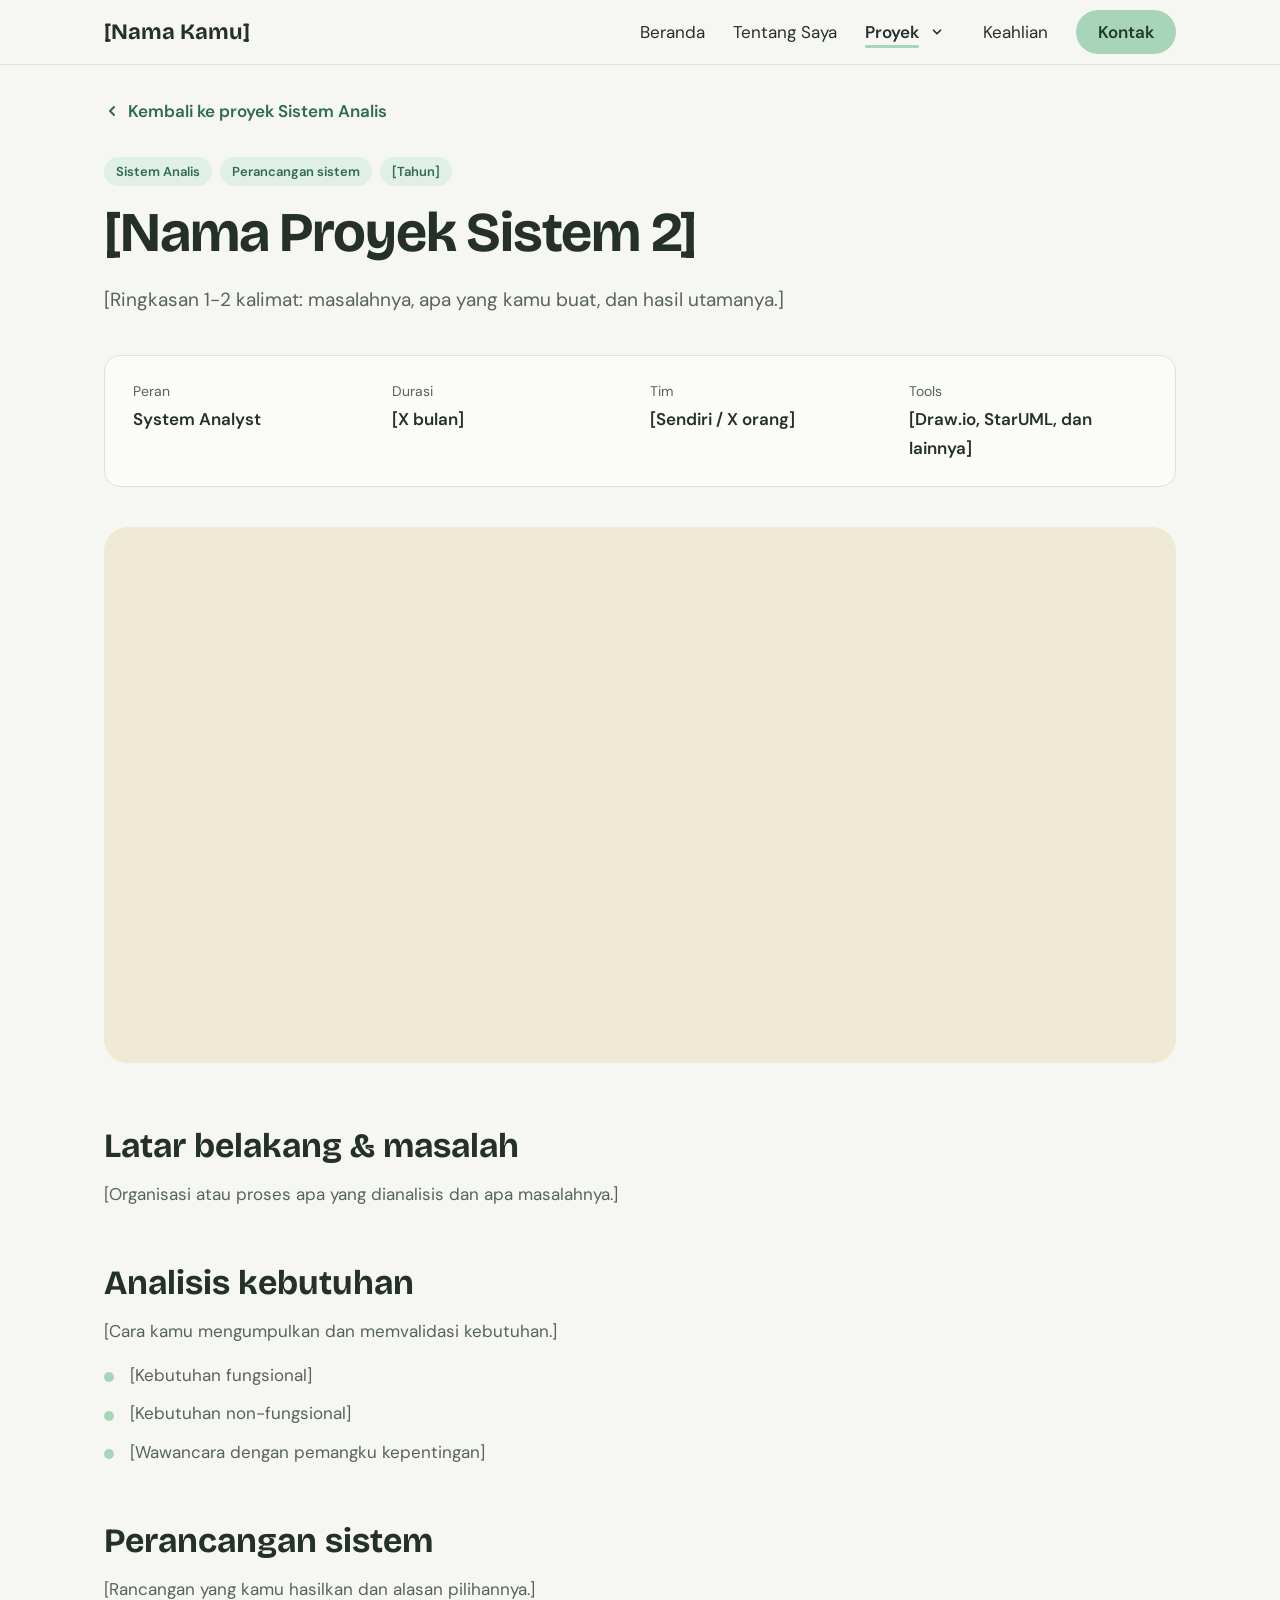
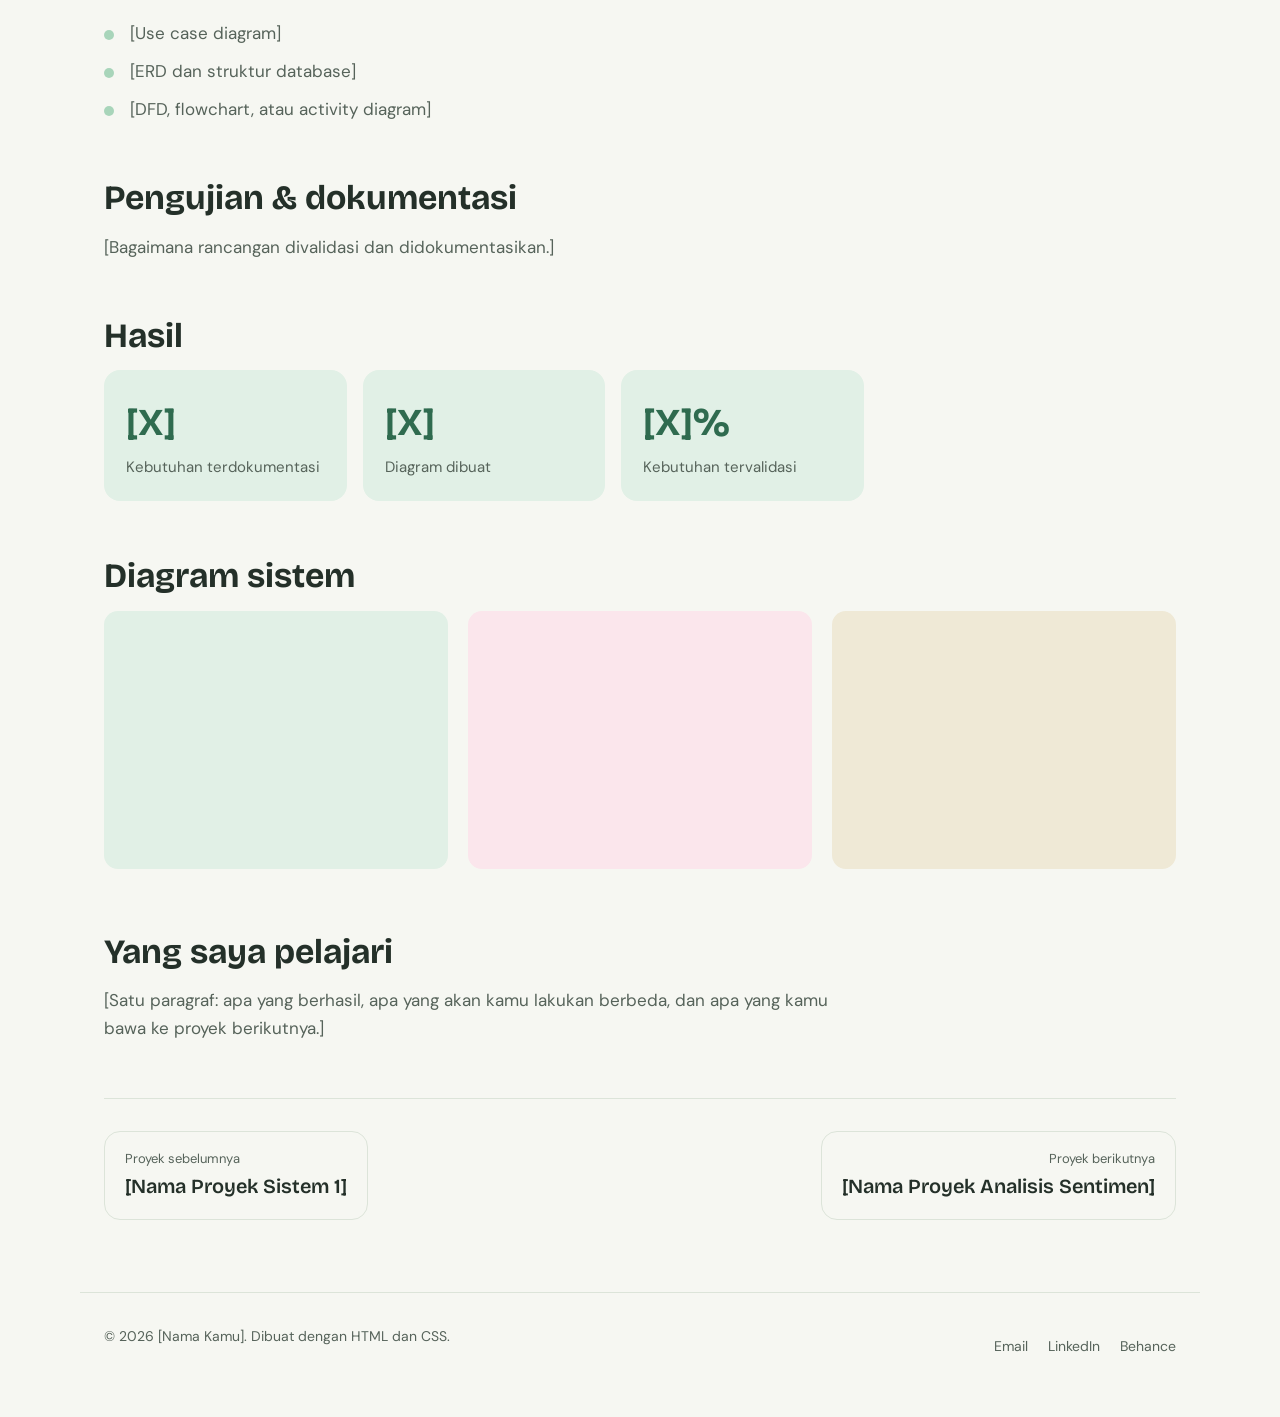
<file: proyek-sistem-2.html>
<!DOCTYPE html>
<html lang="id">
<head>
  <meta charset="UTF-8">
  <meta name="viewport" content="width=device-width, initial-scale=1.0">
  <title>[Nama Proyek Sistem 2] | [Nama Kamu]</title>
  <meta name="description" content="Studi kasus Sistem Analis: [Nama Proyek Sistem 2].">

  <link rel="preconnect" href="https://fonts.googleapis.com">
  <link rel="preconnect" href="https://fonts.gstatic.com" crossorigin>
  <link href="https://fonts.googleapis.com/css2?family=Bricolage+Grotesque:wght@600;700&family=DM+Sans:wght@400;500;600&display=swap" rel="stylesheet">
  <link rel="stylesheet" href="style.css">
  <script>document.documentElement.classList.add('js');</script>
</head>
<body>

  <!-- ========== MENU ========== -->
  <header class="header">
    <nav class="nav container" aria-label="Menu utama">
      <a href="index.html" class="logo">[Nama Kamu]</a>
      <button class="menu-tombol" aria-label="Buka menu" aria-expanded="false" aria-controls="menu">
        <span></span><span></span><span></span>
      </button>
      <ul class="menu" id="menu">
        <li><a href="index.html">Beranda</a></li>
        <li><a href="tentang.html">Tentang Saya</a></li>
        <li class="punya-sub">
          <a href="proyek.html" class="aktif" aria-current="page">Proyek</a>
          <button class="sub-tombol" aria-label="Tampilkan submenu Proyek" aria-expanded="false" aria-controls="sub-proyek">
            <svg width="14" height="14" viewBox="0 0 24 24" fill="none" stroke="currentColor" stroke-width="3" stroke-linecap="round" stroke-linejoin="round" aria-hidden="true"><path d="M6 9l6 6 6-6"/></svg>
          </button>
          <ul class="submenu" id="sub-proyek">
            <li><a href="proyek.html#uiux">UI/UX</a></li>
            <li><a href="proyek.html#sistem">Sistem Analis</a></li>
            <li><a href="proyek.html#data">Data</a></li>
          </ul>
        </li>
        <li><a href="keahlian.html">Keahlian</a></li>
        <li><a href="kontak.html" class="tombol-menu">Kontak</a></li>
      </ul>
    </nav>
  </header>

  <main>

    <div class="container">
      <a href="proyek.html#sistem" class="kembali">
        <svg width="16" height="16" viewBox="0 0 24 24" fill="none" stroke="currentColor" stroke-width="3" stroke-linecap="round" stroke-linejoin="round" aria-hidden="true"><path d="M15 6l-6 6 6 6"/></svg>
        Kembali ke proyek Sistem Analis
      </a>

      <header class="detail-kepala">
        <p class="label muncul" style="--d:.05s"><span class="tag">Sistem Analis</span><span class="tag">Perancangan sistem</span><span class="tag">[Tahun]</span></p>
        <h1 class="muncul" style="--d:.15s">[Nama Proyek Sistem 2]</h1>
        <p class="lead muncul" style="--d:.28s">[Ringkasan 1-2 kalimat: masalahnya, apa yang kamu buat, dan hasil utamanya.]</p>
      </header>

      <dl class="ringkasan reveal">
        <div><dt>Peran</dt><dd>System Analyst</dd></div>
        <div><dt>Durasi</dt><dd>[X bulan]</dd></div>
        <div><dt>Tim</dt><dd>[Sendiri / X orang]</dd></div>
        <div><dt>Tools</dt><dd>[Draw.io, StarUML, dan lainnya]</dd></div>
      </dl>

      <!-- Ganti dengan gambar utama: <img src="images/sistem-2.jpg" alt="..." class="gambar-besar"> -->
      <div class="gambar-besar g3 reveal" role="img" aria-label="Tempat gambar utama proyek"></div>

      <div class="isi-detail">
        <section class="reveal">
          <h2>Latar belakang & masalah</h2>
          <p>[Organisasi atau proses apa yang dianalisis dan apa masalahnya.]</p>
        </section>

        <section class="reveal">
          <h2>Analisis kebutuhan</h2>
          <p>[Cara kamu mengumpulkan dan memvalidasi kebutuhan.]</p>
          <ul class="poin">
            <li>[Kebutuhan fungsional]</li>
            <li>[Kebutuhan non-fungsional]</li>
            <li>[Wawancara dengan pemangku kepentingan]</li>
          </ul>
        </section>

        <section class="reveal">
          <h2>Perancangan sistem</h2>
          <p>[Rancangan yang kamu hasilkan dan alasan pilihannya.]</p>
          <ul class="poin">
            <li>[Use case diagram]</li>
            <li>[ERD dan struktur database]</li>
            <li>[DFD, flowchart, atau activity diagram]</li>
          </ul>
        </section>

        <section class="reveal">
          <h2>Pengujian & dokumentasi</h2>
          <p>[Bagaimana rancangan divalidasi dan didokumentasikan.]</p>
        </section>

        <section class="reveal">
          <h2>Hasil</h2>
          <div class="hasil-angka"><div class="kotak-hasil"><strong>[X]</strong><span>Kebutuhan terdokumentasi</span></div><div class="kotak-hasil"><strong>[X]</strong><span>Diagram dibuat</span></div><div class="kotak-hasil"><strong>[X]%</strong><span>Kebutuhan tervalidasi</span></div></div>
        </section>
      </div>

      <section class="galeri-bagian reveal">
        <h2>Diagram sistem</h2>
        <div class="galeri">
          <div class="g1" role="img" aria-label="Tempat gambar 1"></div>
          <div class="g2" role="img" aria-label="Tempat gambar 2"></div>
          <div class="g3" role="img" aria-label="Tempat gambar 3"></div>
        </div>
      </section>

      <div class="isi-detail">
        <section class="reveal">
          <h2>Yang saya pelajari</h2>
          <p>[Satu paragraf: apa yang berhasil, apa yang akan kamu lakukan berbeda, dan apa yang kamu bawa ke proyek berikutnya.]</p>
        </section>
      </div>

      <nav class="nav-proyek" aria-label="Proyek lain">
        <a href="proyek-sistem-1.html"><small>Proyek sebelumnya</small><span>[Nama Proyek Sistem 1]</span></a>
        <a href="proyek-data-1.html" class="kanan"><small>Proyek berikutnya</small><span>[Nama Proyek Analisis Sentimen]</span></a>
      </nav>
    </div>

  </main>

  <footer class="footer container">
    <p>&copy; <span data-tahun>2026</span> [Nama Kamu]. Dibuat dengan HTML dan CSS.</p>
    <p class="footer-link">
      <a href="mailto:emailkamu@contoh.com">Email</a>
      <a href="https://www.linkedin.com/" target="_blank" rel="noopener">LinkedIn</a>
      <a href="https://www.behance.net/" target="_blank" rel="noopener">Behance</a>
    </p>
  </footer>

  <script src="script.js"></script>
</body>
</html>
</file>
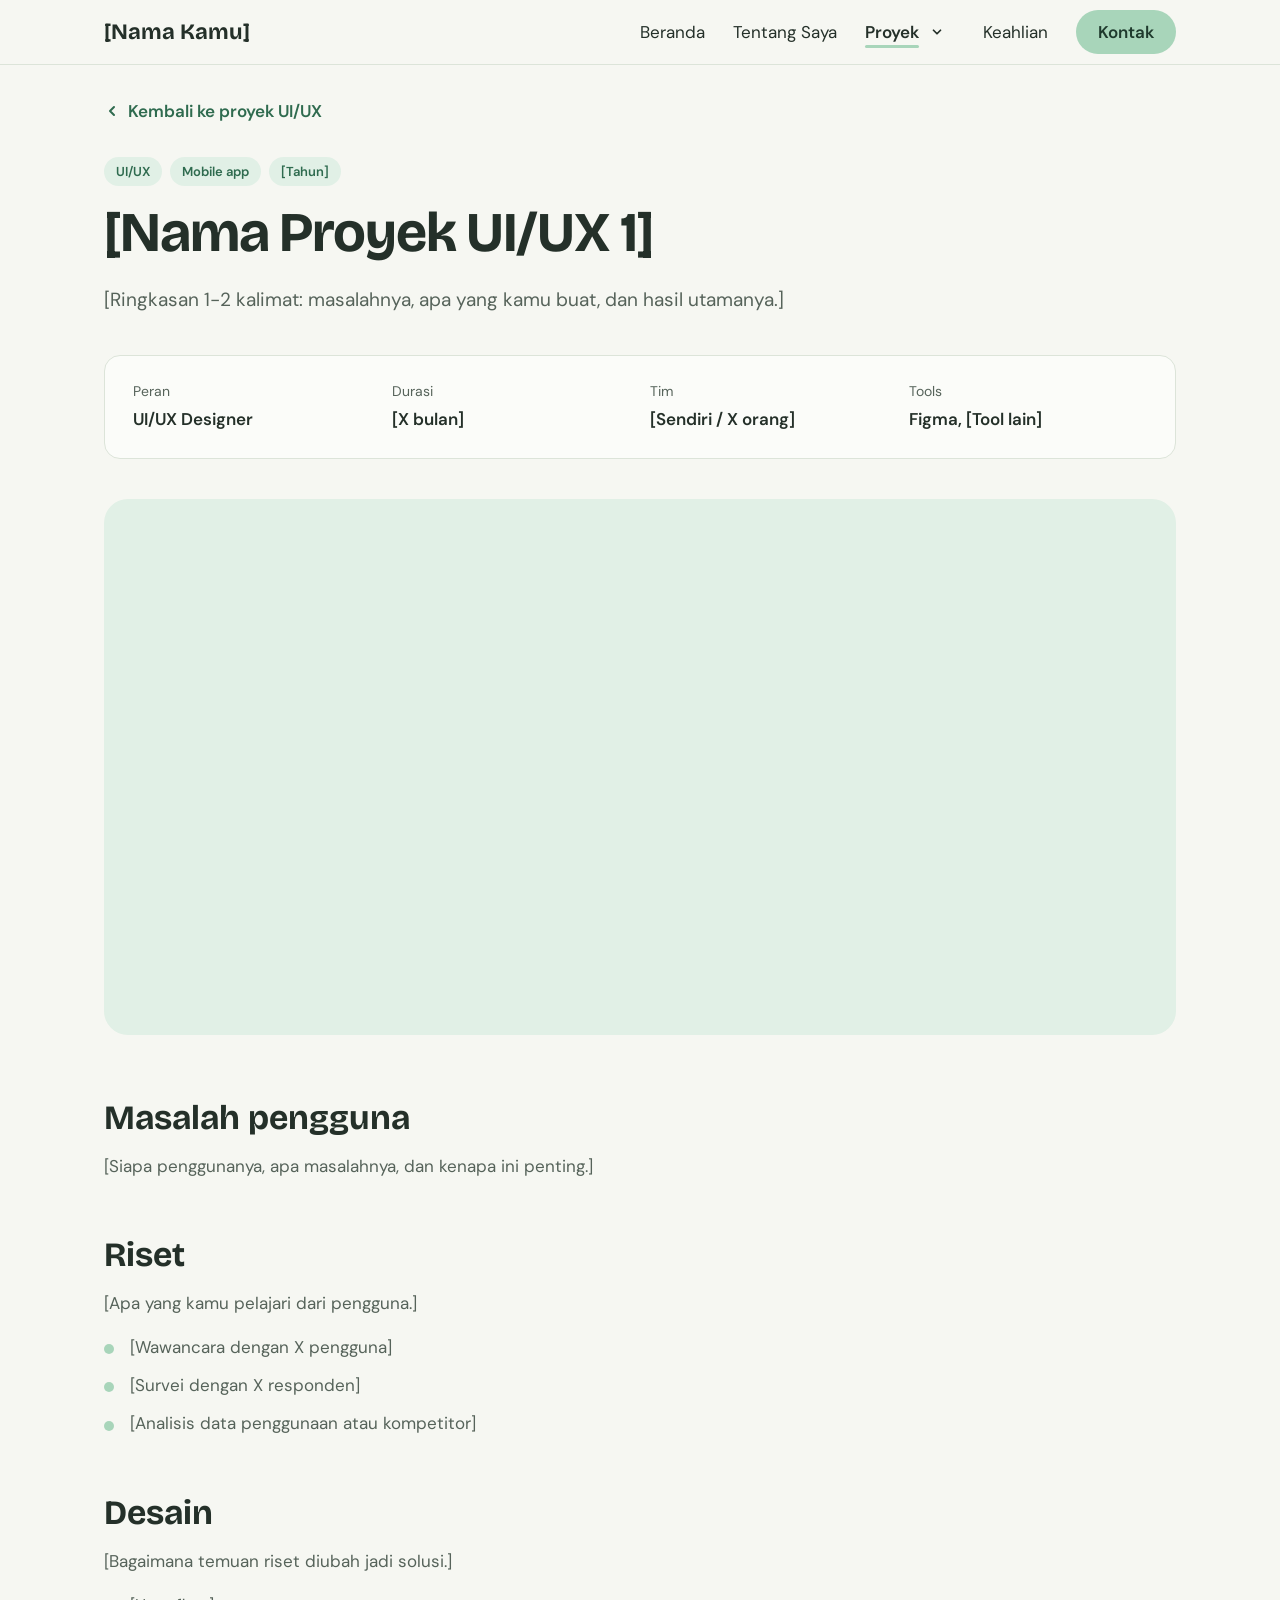
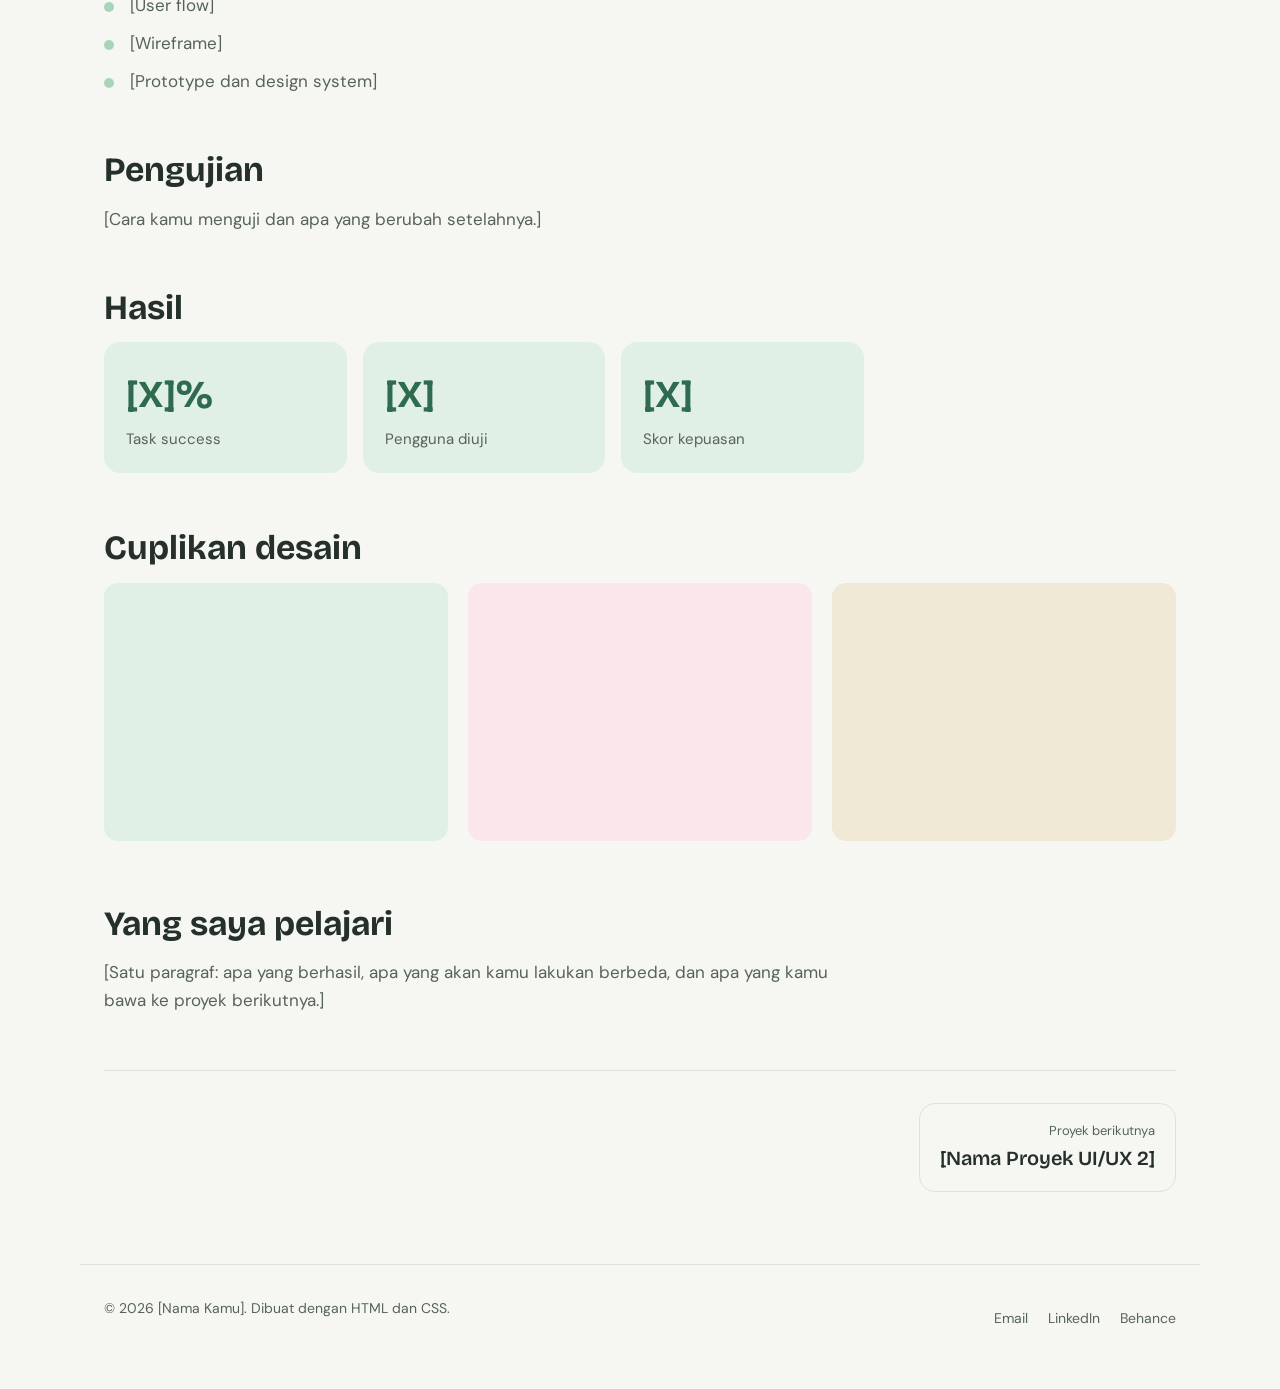
<file: proyek-uiux-1.html>
<!DOCTYPE html>
<html lang="id">
<head>
  <meta charset="UTF-8">
  <meta name="viewport" content="width=device-width, initial-scale=1.0">
  <title>[Nama Proyek UI/UX 1] | [Nama Kamu]</title>
  <meta name="description" content="Studi kasus UI/UX: [Nama Proyek UI/UX 1].">

  <link rel="preconnect" href="https://fonts.googleapis.com">
  <link rel="preconnect" href="https://fonts.gstatic.com" crossorigin>
  <link href="https://fonts.googleapis.com/css2?family=Bricolage+Grotesque:wght@600;700&family=DM+Sans:wght@400;500;600&display=swap" rel="stylesheet">
  <link rel="stylesheet" href="style.css">
  <script>document.documentElement.classList.add('js');</script>
</head>
<body>

  <!-- ========== MENU ========== -->
  <header class="header">
    <nav class="nav container" aria-label="Menu utama">
      <a href="index.html" class="logo">[Nama Kamu]</a>
      <button class="menu-tombol" aria-label="Buka menu" aria-expanded="false" aria-controls="menu">
        <span></span><span></span><span></span>
      </button>
      <ul class="menu" id="menu">
        <li><a href="index.html">Beranda</a></li>
        <li><a href="tentang.html">Tentang Saya</a></li>
        <li class="punya-sub">
          <a href="proyek.html" class="aktif" aria-current="page">Proyek</a>
          <button class="sub-tombol" aria-label="Tampilkan submenu Proyek" aria-expanded="false" aria-controls="sub-proyek">
            <svg width="14" height="14" viewBox="0 0 24 24" fill="none" stroke="currentColor" stroke-width="3" stroke-linecap="round" stroke-linejoin="round" aria-hidden="true"><path d="M6 9l6 6 6-6"/></svg>
          </button>
          <ul class="submenu" id="sub-proyek">
            <li><a href="proyek.html#uiux">UI/UX</a></li>
            <li><a href="proyek.html#sistem">Sistem Analis</a></li>
            <li><a href="proyek.html#data">Data</a></li>
          </ul>
        </li>
        <li><a href="keahlian.html">Keahlian</a></li>
        <li><a href="kontak.html" class="tombol-menu">Kontak</a></li>
      </ul>
    </nav>
  </header>

  <main>

    <div class="container">
      <a href="proyek.html#uiux" class="kembali">
        <svg width="16" height="16" viewBox="0 0 24 24" fill="none" stroke="currentColor" stroke-width="3" stroke-linecap="round" stroke-linejoin="round" aria-hidden="true"><path d="M15 6l-6 6 6 6"/></svg>
        Kembali ke proyek UI/UX
      </a>

      <header class="detail-kepala">
        <p class="label muncul" style="--d:.05s"><span class="tag">UI/UX</span><span class="tag">Mobile app</span><span class="tag">[Tahun]</span></p>
        <h1 class="muncul" style="--d:.15s">[Nama Proyek UI/UX 1]</h1>
        <p class="lead muncul" style="--d:.28s">[Ringkasan 1-2 kalimat: masalahnya, apa yang kamu buat, dan hasil utamanya.]</p>
      </header>

      <dl class="ringkasan reveal">
        <div><dt>Peran</dt><dd>UI/UX Designer</dd></div>
        <div><dt>Durasi</dt><dd>[X bulan]</dd></div>
        <div><dt>Tim</dt><dd>[Sendiri / X orang]</dd></div>
        <div><dt>Tools</dt><dd>Figma, [Tool lain]</dd></div>
      </dl>

      <!-- Ganti dengan gambar utama: <img src="images/uiux-1.jpg" alt="..." class="gambar-besar"> -->
      <div class="gambar-besar g1 reveal" role="img" aria-label="Tempat gambar utama proyek"></div>

      <div class="isi-detail">
        <section class="reveal">
          <h2>Masalah pengguna</h2>
          <p>[Siapa penggunanya, apa masalahnya, dan kenapa ini penting.]</p>
        </section>

        <section class="reveal">
          <h2>Riset</h2>
          <p>[Apa yang kamu pelajari dari pengguna.]</p>
          <ul class="poin">
            <li>[Wawancara dengan X pengguna]</li>
            <li>[Survei dengan X responden]</li>
            <li>[Analisis data penggunaan atau kompetitor]</li>
          </ul>
        </section>

        <section class="reveal">
          <h2>Desain</h2>
          <p>[Bagaimana temuan riset diubah jadi solusi.]</p>
          <ul class="poin">
            <li>[User flow]</li>
            <li>[Wireframe]</li>
            <li>[Prototype dan design system]</li>
          </ul>
        </section>

        <section class="reveal">
          <h2>Pengujian</h2>
          <p>[Cara kamu menguji dan apa yang berubah setelahnya.]</p>
        </section>

        <section class="reveal">
          <h2>Hasil</h2>
          <div class="hasil-angka"><div class="kotak-hasil"><strong>[X]%</strong><span>Task success</span></div><div class="kotak-hasil"><strong>[X]</strong><span>Pengguna diuji</span></div><div class="kotak-hasil"><strong>[X]</strong><span>Skor kepuasan</span></div></div>
        </section>
      </div>

      <section class="galeri-bagian reveal">
        <h2>Cuplikan desain</h2>
        <div class="galeri">
          <div class="g1" role="img" aria-label="Tempat gambar 1"></div>
          <div class="g2" role="img" aria-label="Tempat gambar 2"></div>
          <div class="g3" role="img" aria-label="Tempat gambar 3"></div>
        </div>
      </section>

      <div class="isi-detail">
        <section class="reveal">
          <h2>Yang saya pelajari</h2>
          <p>[Satu paragraf: apa yang berhasil, apa yang akan kamu lakukan berbeda, dan apa yang kamu bawa ke proyek berikutnya.]</p>
        </section>
      </div>

      <nav class="nav-proyek" aria-label="Proyek lain">
        
        <a href="proyek-uiux-2.html" class="kanan"><small>Proyek berikutnya</small><span>[Nama Proyek UI/UX 2]</span></a>
      </nav>
    </div>

  </main>

  <footer class="footer container">
    <p>&copy; <span data-tahun>2026</span> [Nama Kamu]. Dibuat dengan HTML dan CSS.</p>
    <p class="footer-link">
      <a href="mailto:emailkamu@contoh.com">Email</a>
      <a href="https://www.linkedin.com/" target="_blank" rel="noopener">LinkedIn</a>
      <a href="https://www.behance.net/" target="_blank" rel="noopener">Behance</a>
    </p>
  </footer>

  <script src="script.js"></script>
</body>
</html>
</file>
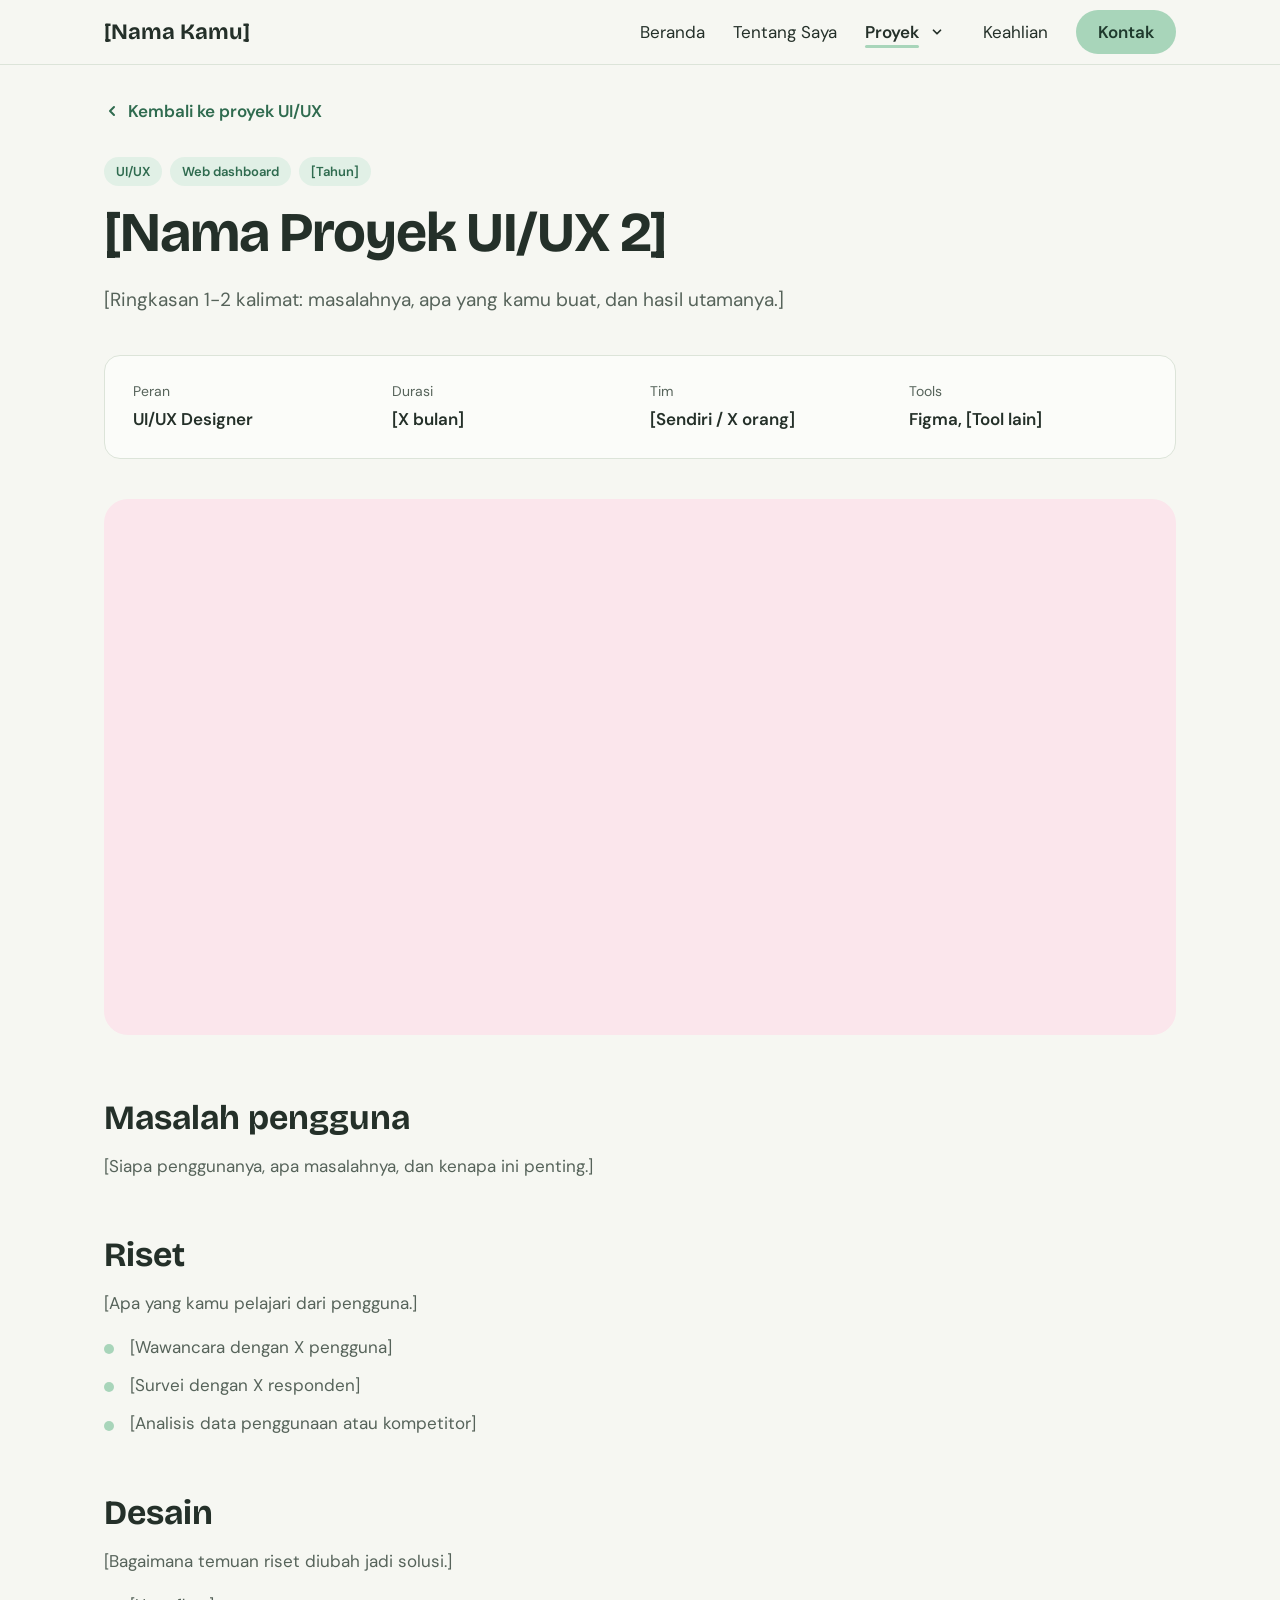
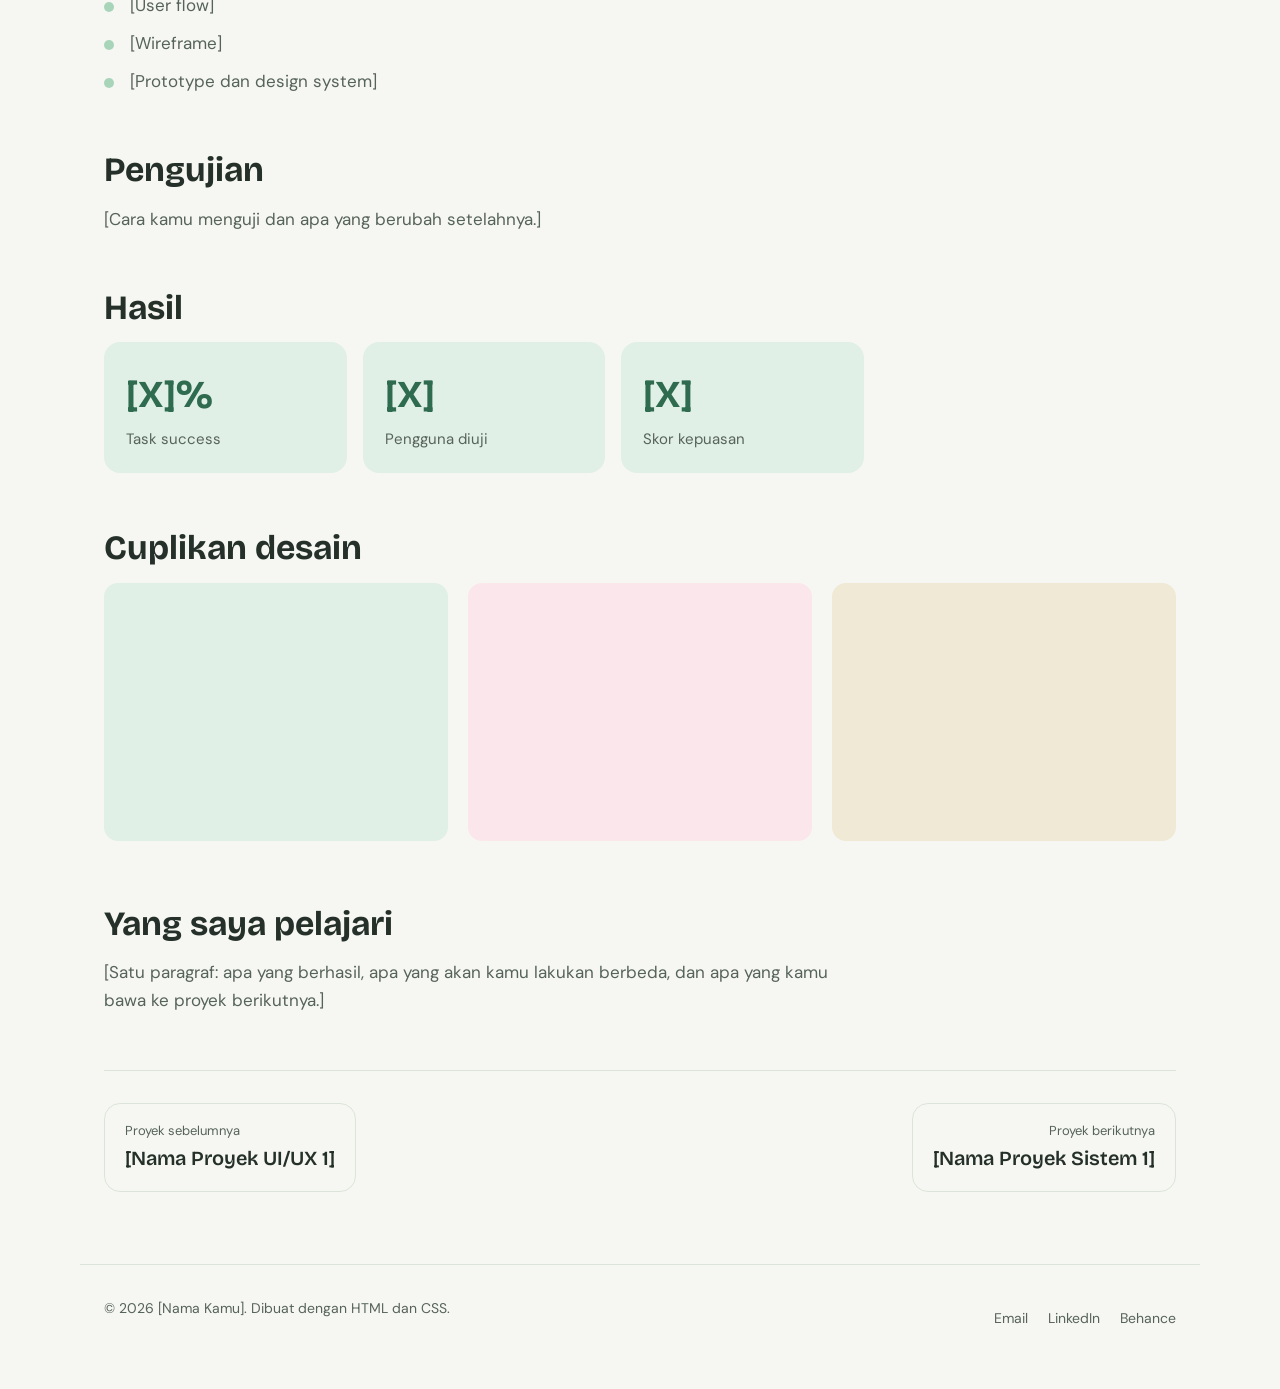
<file: proyek-uiux-2.html>
<!DOCTYPE html>
<html lang="id">
<head>
  <meta charset="UTF-8">
  <meta name="viewport" content="width=device-width, initial-scale=1.0">
  <title>[Nama Proyek UI/UX 2] | [Nama Kamu]</title>
  <meta name="description" content="Studi kasus UI/UX: [Nama Proyek UI/UX 2].">

  <link rel="preconnect" href="https://fonts.googleapis.com">
  <link rel="preconnect" href="https://fonts.gstatic.com" crossorigin>
  <link href="https://fonts.googleapis.com/css2?family=Bricolage+Grotesque:wght@600;700&family=DM+Sans:wght@400;500;600&display=swap" rel="stylesheet">
  <link rel="stylesheet" href="style.css">
  <script>document.documentElement.classList.add('js');</script>
</head>
<body>

  <!-- ========== MENU ========== -->
  <header class="header">
    <nav class="nav container" aria-label="Menu utama">
      <a href="index.html" class="logo">[Nama Kamu]</a>
      <button class="menu-tombol" aria-label="Buka menu" aria-expanded="false" aria-controls="menu">
        <span></span><span></span><span></span>
      </button>
      <ul class="menu" id="menu">
        <li><a href="index.html">Beranda</a></li>
        <li><a href="tentang.html">Tentang Saya</a></li>
        <li class="punya-sub">
          <a href="proyek.html" class="aktif" aria-current="page">Proyek</a>
          <button class="sub-tombol" aria-label="Tampilkan submenu Proyek" aria-expanded="false" aria-controls="sub-proyek">
            <svg width="14" height="14" viewBox="0 0 24 24" fill="none" stroke="currentColor" stroke-width="3" stroke-linecap="round" stroke-linejoin="round" aria-hidden="true"><path d="M6 9l6 6 6-6"/></svg>
          </button>
          <ul class="submenu" id="sub-proyek">
            <li><a href="proyek.html#uiux">UI/UX</a></li>
            <li><a href="proyek.html#sistem">Sistem Analis</a></li>
            <li><a href="proyek.html#data">Data</a></li>
          </ul>
        </li>
        <li><a href="keahlian.html">Keahlian</a></li>
        <li><a href="kontak.html" class="tombol-menu">Kontak</a></li>
      </ul>
    </nav>
  </header>

  <main>

    <div class="container">
      <a href="proyek.html#uiux" class="kembali">
        <svg width="16" height="16" viewBox="0 0 24 24" fill="none" stroke="currentColor" stroke-width="3" stroke-linecap="round" stroke-linejoin="round" aria-hidden="true"><path d="M15 6l-6 6 6 6"/></svg>
        Kembali ke proyek UI/UX
      </a>

      <header class="detail-kepala">
        <p class="label muncul" style="--d:.05s"><span class="tag">UI/UX</span><span class="tag">Web dashboard</span><span class="tag">[Tahun]</span></p>
        <h1 class="muncul" style="--d:.15s">[Nama Proyek UI/UX 2]</h1>
        <p class="lead muncul" style="--d:.28s">[Ringkasan 1-2 kalimat: masalahnya, apa yang kamu buat, dan hasil utamanya.]</p>
      </header>

      <dl class="ringkasan reveal">
        <div><dt>Peran</dt><dd>UI/UX Designer</dd></div>
        <div><dt>Durasi</dt><dd>[X bulan]</dd></div>
        <div><dt>Tim</dt><dd>[Sendiri / X orang]</dd></div>
        <div><dt>Tools</dt><dd>Figma, [Tool lain]</dd></div>
      </dl>

      <!-- Ganti dengan gambar utama: <img src="images/uiux-2.jpg" alt="..." class="gambar-besar"> -->
      <div class="gambar-besar g2 reveal" role="img" aria-label="Tempat gambar utama proyek"></div>

      <div class="isi-detail">
        <section class="reveal">
          <h2>Masalah pengguna</h2>
          <p>[Siapa penggunanya, apa masalahnya, dan kenapa ini penting.]</p>
        </section>

        <section class="reveal">
          <h2>Riset</h2>
          <p>[Apa yang kamu pelajari dari pengguna.]</p>
          <ul class="poin">
            <li>[Wawancara dengan X pengguna]</li>
            <li>[Survei dengan X responden]</li>
            <li>[Analisis data penggunaan atau kompetitor]</li>
          </ul>
        </section>

        <section class="reveal">
          <h2>Desain</h2>
          <p>[Bagaimana temuan riset diubah jadi solusi.]</p>
          <ul class="poin">
            <li>[User flow]</li>
            <li>[Wireframe]</li>
            <li>[Prototype dan design system]</li>
          </ul>
        </section>

        <section class="reveal">
          <h2>Pengujian</h2>
          <p>[Cara kamu menguji dan apa yang berubah setelahnya.]</p>
        </section>

        <section class="reveal">
          <h2>Hasil</h2>
          <div class="hasil-angka"><div class="kotak-hasil"><strong>[X]%</strong><span>Task success</span></div><div class="kotak-hasil"><strong>[X]</strong><span>Pengguna diuji</span></div><div class="kotak-hasil"><strong>[X]</strong><span>Skor kepuasan</span></div></div>
        </section>
      </div>

      <section class="galeri-bagian reveal">
        <h2>Cuplikan desain</h2>
        <div class="galeri">
          <div class="g1" role="img" aria-label="Tempat gambar 1"></div>
          <div class="g2" role="img" aria-label="Tempat gambar 2"></div>
          <div class="g3" role="img" aria-label="Tempat gambar 3"></div>
        </div>
      </section>

      <div class="isi-detail">
        <section class="reveal">
          <h2>Yang saya pelajari</h2>
          <p>[Satu paragraf: apa yang berhasil, apa yang akan kamu lakukan berbeda, dan apa yang kamu bawa ke proyek berikutnya.]</p>
        </section>
      </div>

      <nav class="nav-proyek" aria-label="Proyek lain">
        <a href="proyek-uiux-1.html"><small>Proyek sebelumnya</small><span>[Nama Proyek UI/UX 1]</span></a>
        <a href="proyek-sistem-1.html" class="kanan"><small>Proyek berikutnya</small><span>[Nama Proyek Sistem 1]</span></a>
      </nav>
    </div>

  </main>

  <footer class="footer container">
    <p>&copy; <span data-tahun>2026</span> [Nama Kamu]. Dibuat dengan HTML dan CSS.</p>
    <p class="footer-link">
      <a href="mailto:emailkamu@contoh.com">Email</a>
      <a href="https://www.linkedin.com/" target="_blank" rel="noopener">LinkedIn</a>
      <a href="https://www.behance.net/" target="_blank" rel="noopener">Behance</a>
    </p>
  </footer>

  <script src="script.js"></script>
</body>
</html>
</file>
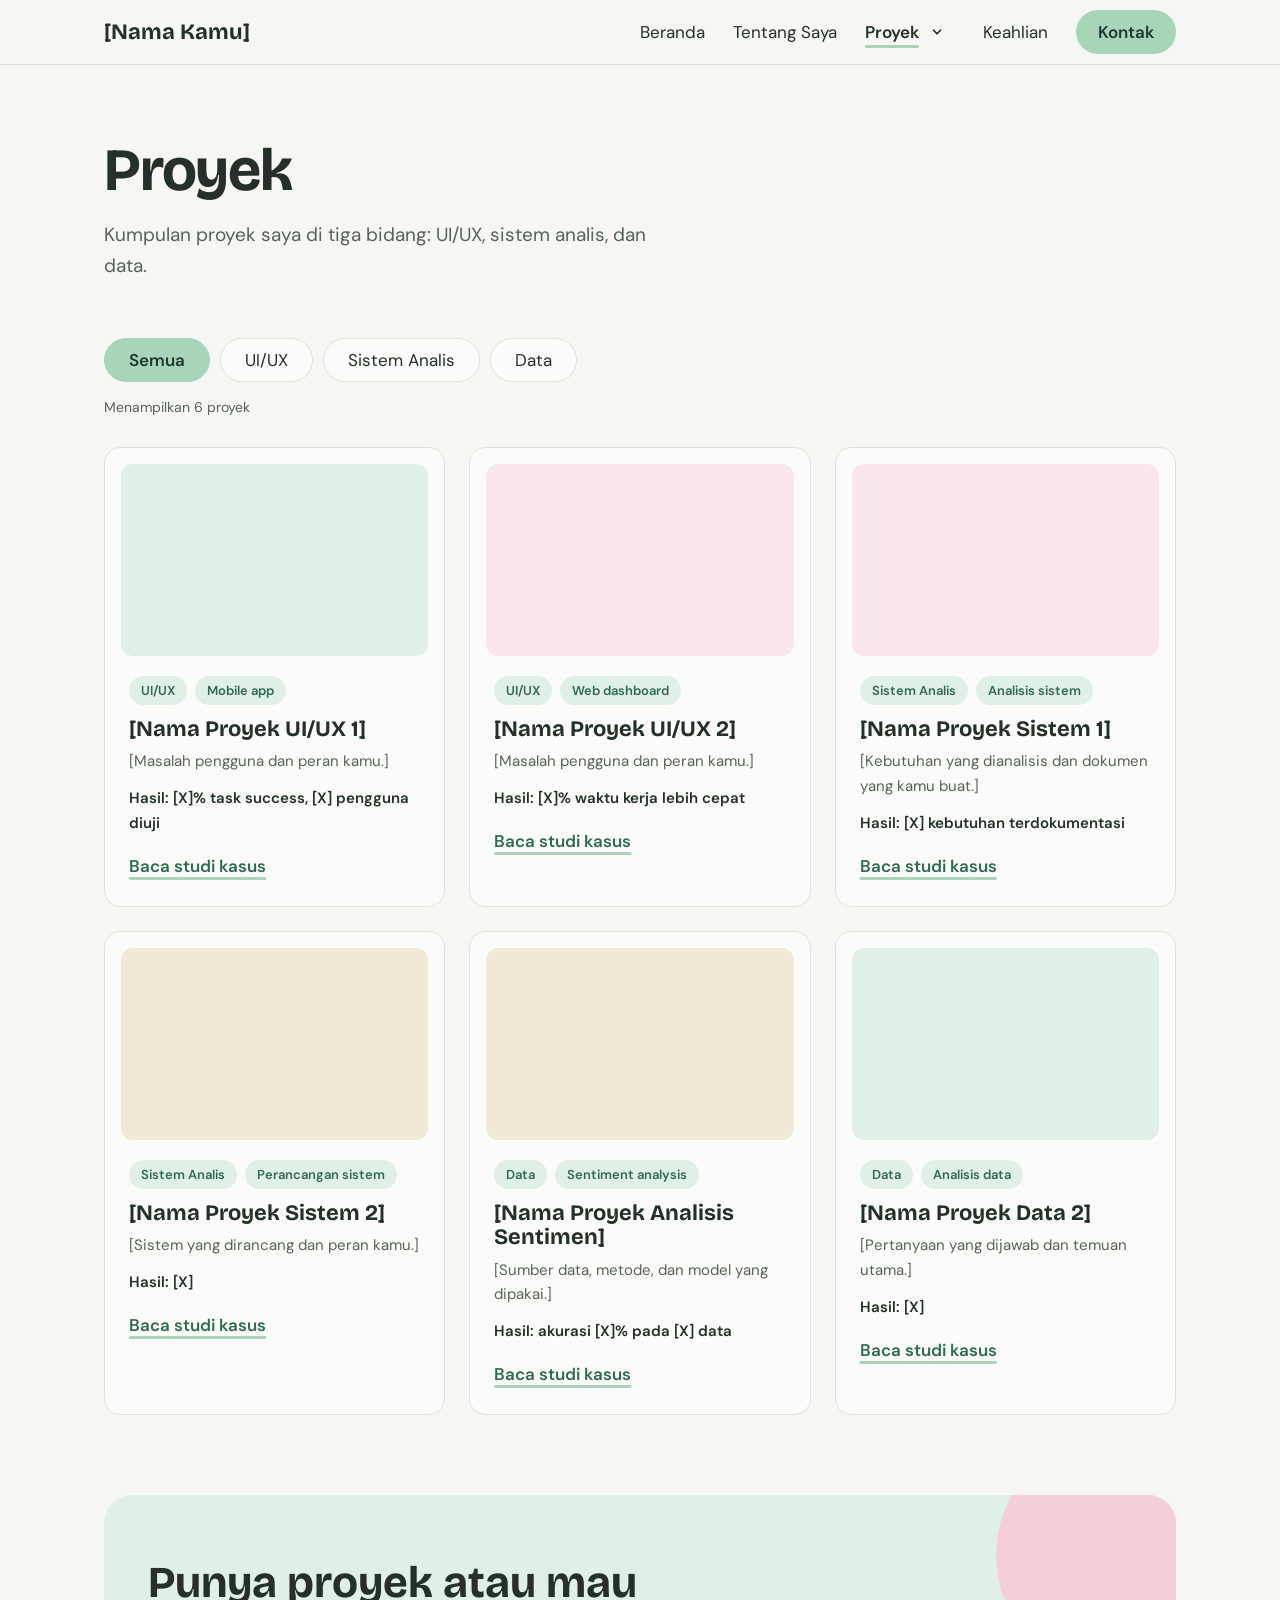
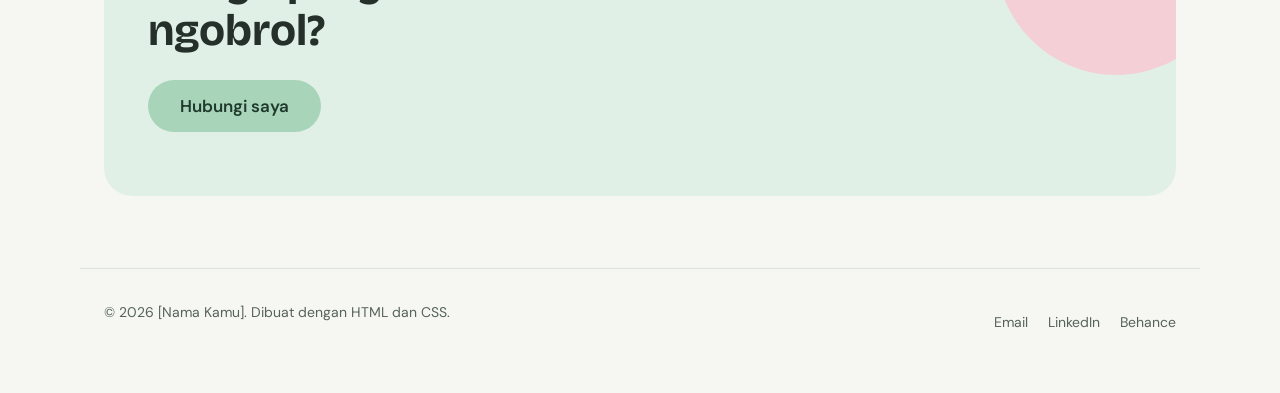
<file: proyek.html>
<!DOCTYPE html>
<html lang="id">
<head>
  <meta charset="UTF-8">
  <meta name="viewport" content="width=device-width, initial-scale=1.0">
  <title>Proyek | [Nama Kamu]</title>
  <meta name="description" content="Studi kasus UI/UX: masalah, proses, dan hasil yang terukur.">

  <link rel="preconnect" href="https://fonts.googleapis.com">
  <link rel="preconnect" href="https://fonts.gstatic.com" crossorigin>
  <link href="https://fonts.googleapis.com/css2?family=Bricolage+Grotesque:wght@600;700&family=DM+Sans:wght@400;500;600&display=swap" rel="stylesheet">
  <link rel="stylesheet" href="style.css">
  <script>document.documentElement.classList.add('js');</script>
</head>
<body>

  <!-- ========== MENU ========== -->
  <header class="header">
    <nav class="nav container" aria-label="Menu utama">
      <a href="index.html" class="logo">[Nama Kamu]</a>
      <button class="menu-tombol" aria-label="Buka menu" aria-expanded="false" aria-controls="menu">
        <span></span><span></span><span></span>
      </button>
      <ul class="menu" id="menu">
        <li><a href="index.html">Beranda</a></li>
        <li><a href="tentang.html">Tentang Saya</a></li>
        <li class="punya-sub">
          <a href="proyek.html" class="aktif" aria-current="page">Proyek</a>
          <button class="sub-tombol" aria-label="Tampilkan submenu Proyek" aria-expanded="false" aria-controls="sub-proyek">
            <svg width="14" height="14" viewBox="0 0 24 24" fill="none" stroke="currentColor" stroke-width="3" stroke-linecap="round" stroke-linejoin="round" aria-hidden="true"><path d="M6 9l6 6 6-6"/></svg>
          </button>
          <ul class="submenu" id="sub-proyek">
            <li><a href="proyek.html#uiux">UI/UX</a></li>
            <li><a href="proyek.html#sistem">Sistem Analis</a></li>
            <li><a href="proyek.html#data">Data</a></li>
          </ul>
        </li>
        <li><a href="keahlian.html">Keahlian</a></li>
        <li><a href="kontak.html" class="tombol-menu">Kontak</a></li>
      </ul>
    </nav>
  </header>

  <main>

    <section class="judul-halaman container">
      <h1 class="muncul" style="--d:.05s">Proyek</h1>
      <p class="muncul" style="--d:.2s">
        Kumpulan proyek saya di tiga bidang: UI/UX, sistem analis, dan data.
      </p>
    </section>

    <section class="container bagian" id="daftar">
      <div class="filter reveal" role="group" aria-label="Filter proyek">
        <button type="button" data-filter="semua" aria-pressed="true">Semua</button>
        <button type="button" data-filter="uiux" aria-pressed="false">UI/UX</button>
        <button type="button" data-filter="sistem" aria-pressed="false">Sistem Analis</button>
        <button type="button" data-filter="data" aria-pressed="false">Data</button>
      </div>
      <p class="jumlah" aria-live="polite">Menampilkan 6 proyek</p>

      <div class="daftar-proyek">
        <article class="kartu reveal" data-kategori="uiux">
          <div class="gambar g1"></div>
          <p class="label"><span class="tag">UI/UX</span><span class="tag">Mobile app</span></p>
          <h3><a href="proyek-uiux-1.html">[Nama Proyek UI/UX 1]</a></h3>
          <p>[Masalah pengguna dan peran kamu.]</p>
          <p class="hasil">Hasil: [X]% task success, [X] pengguna diuji</p>
          <span class="link-semua">Baca studi kasus</span>
        </article>
        <article class="kartu reveal" data-kategori="uiux">
          <div class="gambar g2"></div>
          <p class="label"><span class="tag">UI/UX</span><span class="tag">Web dashboard</span></p>
          <h3><a href="proyek-uiux-2.html">[Nama Proyek UI/UX 2]</a></h3>
          <p>[Masalah pengguna dan peran kamu.]</p>
          <p class="hasil">Hasil: [X]% waktu kerja lebih cepat</p>
          <span class="link-semua">Baca studi kasus</span>
        </article>
        <article class="kartu reveal" data-kategori="sistem">
          <div class="gambar g2"></div>
          <p class="label"><span class="tag">Sistem Analis</span><span class="tag">Analisis sistem</span></p>
          <h3><a href="proyek-sistem-1.html">[Nama Proyek Sistem 1]</a></h3>
          <p>[Kebutuhan yang dianalisis dan dokumen yang kamu buat.]</p>
          <p class="hasil">Hasil: [X] kebutuhan terdokumentasi</p>
          <span class="link-semua">Baca studi kasus</span>
        </article>
        <article class="kartu reveal" data-kategori="sistem">
          <div class="gambar g3"></div>
          <p class="label"><span class="tag">Sistem Analis</span><span class="tag">Perancangan sistem</span></p>
          <h3><a href="proyek-sistem-2.html">[Nama Proyek Sistem 2]</a></h3>
          <p>[Sistem yang dirancang dan peran kamu.]</p>
          <p class="hasil">Hasil: [X]</p>
          <span class="link-semua">Baca studi kasus</span>
        </article>
        <article class="kartu reveal" data-kategori="data">
          <div class="gambar g3"></div>
          <p class="label"><span class="tag">Data</span><span class="tag">Sentiment analysis</span></p>
          <h3><a href="proyek-data-1.html">[Nama Proyek Analisis Sentimen]</a></h3>
          <p>[Sumber data, metode, dan model yang dipakai.]</p>
          <p class="hasil">Hasil: akurasi [X]% pada [X] data</p>
          <span class="link-semua">Baca studi kasus</span>
        </article>
        <article class="kartu reveal" data-kategori="data">
          <div class="gambar g1"></div>
          <p class="label"><span class="tag">Data</span><span class="tag">Analisis data</span></p>
          <h3><a href="proyek-data-2.html">[Nama Proyek Data 2]</a></h3>
          <p>[Pertanyaan yang dijawab dan temuan utama.]</p>
          <p class="hasil">Hasil: [X]</p>
          <span class="link-semua">Baca studi kasus</span>
        </article>
      </div>
    </section>

    <!-- ========== AJAKAN KONTAK ========== -->
    <section class="ajakan container reveal">
      <h2>Punya proyek atau mau ngobrol?</h2>
      <a href="kontak.html" class="tombol utama">Hubungi saya</a>
    </section>
  </main>

  <footer class="footer container">
    <p>&copy; <span data-tahun>2026</span> [Nama Kamu]. Dibuat dengan HTML dan CSS.</p>
    <p class="footer-link">
      <a href="mailto:emailkamu@contoh.com">Email</a>
      <a href="https://www.linkedin.com/" target="_blank" rel="noopener">LinkedIn</a>
      <a href="https://www.behance.net/" target="_blank" rel="noopener">Behance</a>
    </p>
  </footer>

  <script src="script.js"></script>
</body>
</html>
</file>
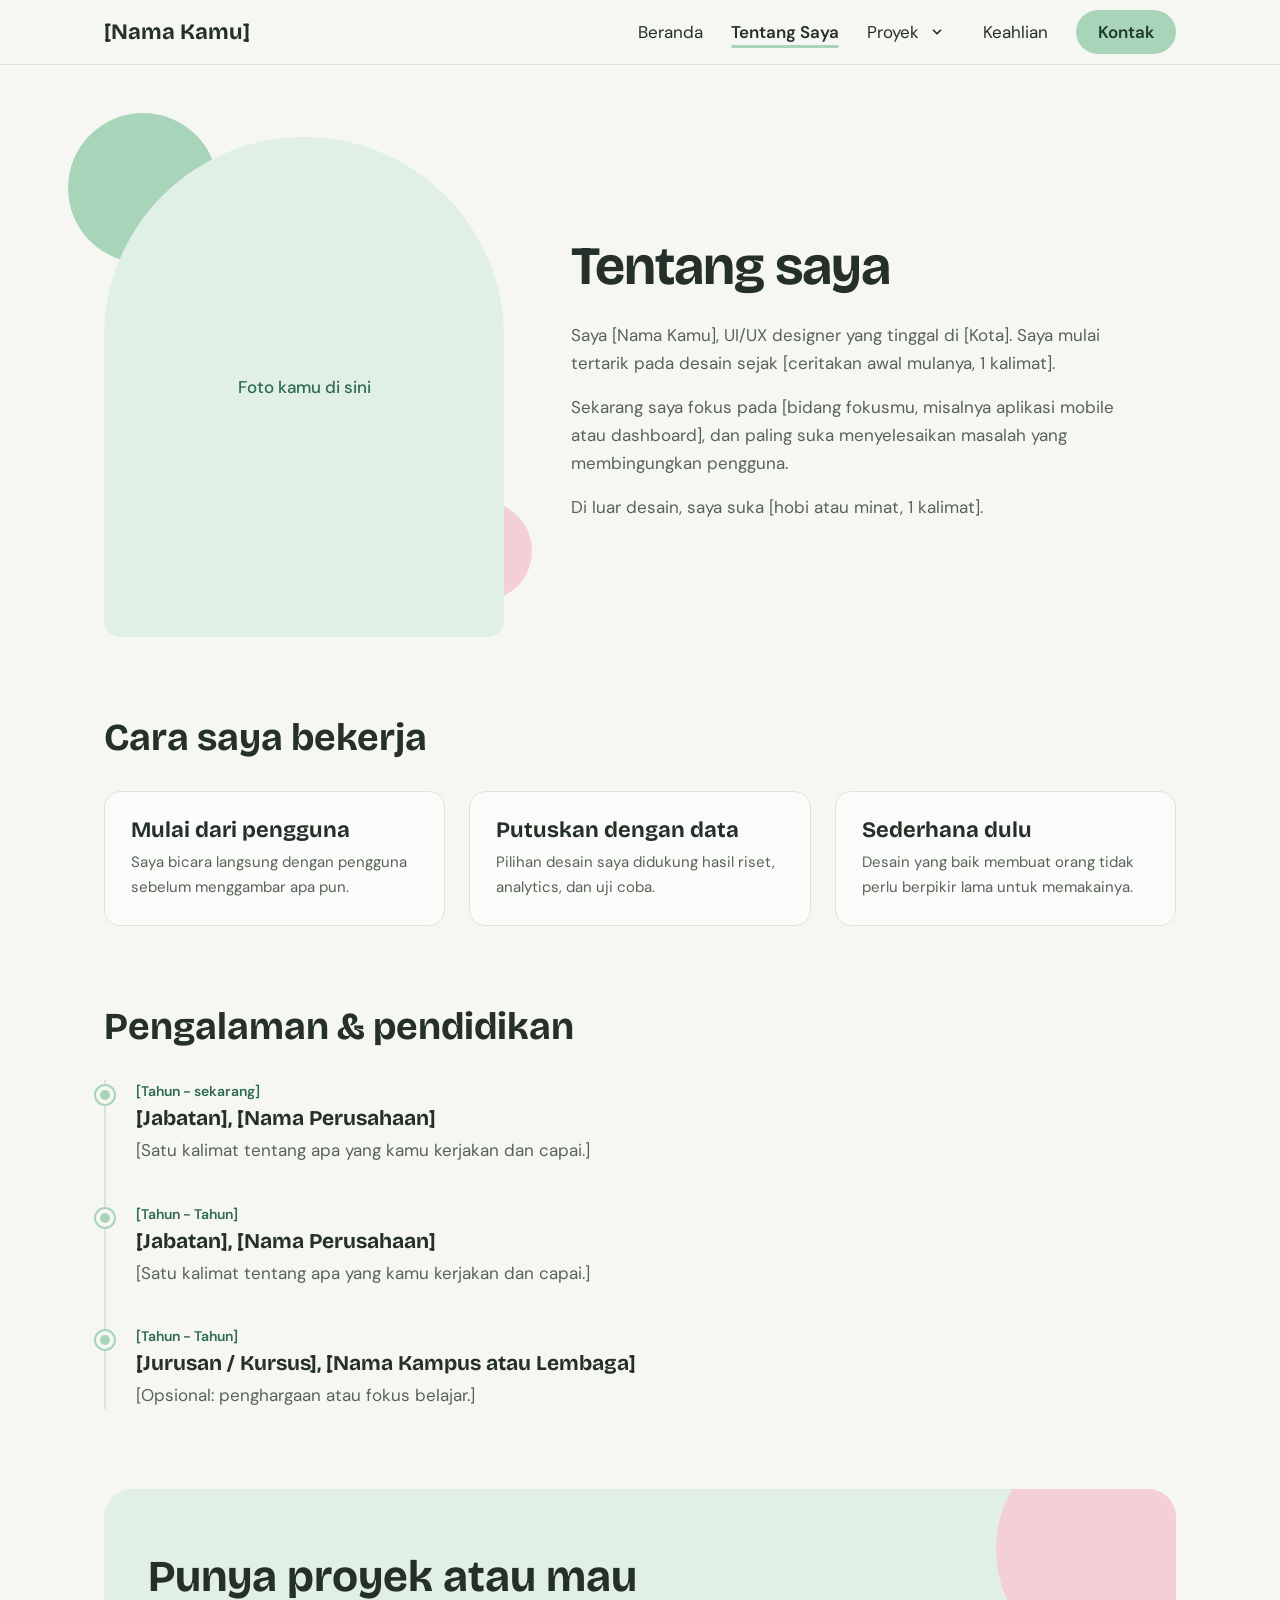
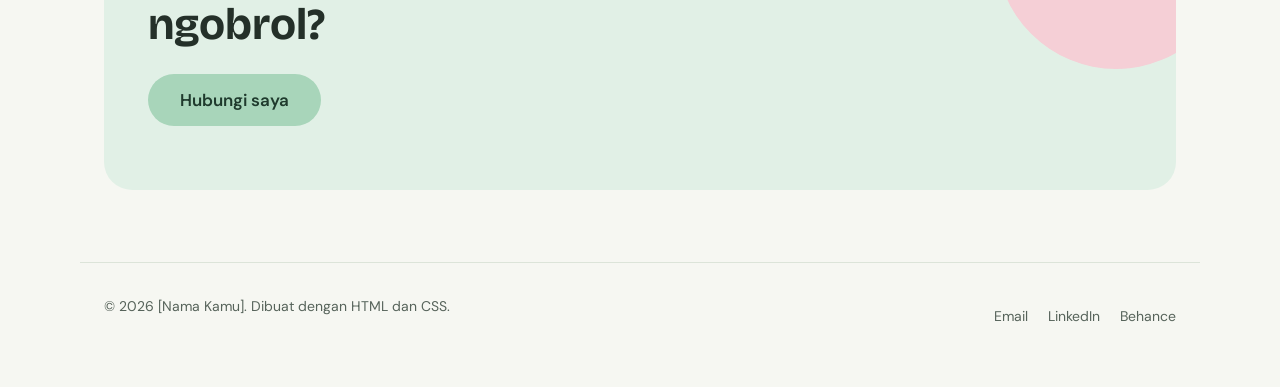
<file: tentang.html>
<!DOCTYPE html>
<html lang="id">
<head>
  <meta charset="UTF-8">
  <meta name="viewport" content="width=device-width, initial-scale=1.0">
  <title>Tentang Saya | [Nama Kamu]</title>
  <meta name="description" content="Kenali [Nama Kamu], UI/UX designer: cerita, cara kerja, dan pengalaman.">

  <link rel="preconnect" href="https://fonts.googleapis.com">
  <link rel="preconnect" href="https://fonts.gstatic.com" crossorigin>
  <link href="https://fonts.googleapis.com/css2?family=Bricolage+Grotesque:wght@600;700&family=DM+Sans:wght@400;500;600&display=swap" rel="stylesheet">
  <link rel="stylesheet" href="style.css">
  <script>document.documentElement.classList.add('js');</script>
</head>
<body>

  <!-- ========== MENU ========== -->
  <header class="header">
    <nav class="nav container" aria-label="Menu utama">
      <a href="index.html" class="logo">[Nama Kamu]</a>
      <button class="menu-tombol" aria-label="Buka menu" aria-expanded="false" aria-controls="menu">
        <span></span><span></span><span></span>
      </button>
      <ul class="menu" id="menu">
        <li><a href="index.html">Beranda</a></li>
        <li><a href="tentang.html" class="aktif" aria-current="page">Tentang Saya</a></li>
        <li class="punya-sub">
          <a href="proyek.html">Proyek</a>
          <button class="sub-tombol" aria-label="Tampilkan submenu Proyek" aria-expanded="false" aria-controls="sub-proyek">
            <svg width="14" height="14" viewBox="0 0 24 24" fill="none" stroke="currentColor" stroke-width="3" stroke-linecap="round" stroke-linejoin="round" aria-hidden="true"><path d="M6 9l6 6 6-6"/></svg>
          </button>
          <ul class="submenu" id="sub-proyek">
            <li><a href="proyek.html#uiux">UI/UX</a></li>
            <li><a href="proyek.html#sistem">Sistem Analis</a></li>
            <li><a href="proyek.html#data">Data</a></li>
          </ul>
        </li>
        <li><a href="keahlian.html">Keahlian</a></li>
        <li><a href="kontak.html" class="tombol-menu">Kontak</a></li>
      </ul>
    </nav>
  </header>

  <main>

    <!-- ========== PERKENALAN ========== -->
    <section class="tentang container">
      <div class="foto-wrap muncul" style="--d:.05s">
        <span class="blob b1" aria-hidden="true"></span>
        <span class="blob b2" aria-hidden="true"></span>
        <div class="foto" role="img" aria-label="Tempat foto profil">
          <span>Foto kamu di sini</span>
        </div>
      </div>

      <div class="tentang-teks">
        <h1 class="muncul" style="--d:.15s">Tentang saya</h1>
        <p class="muncul" style="--d:.28s">
          Saya [Nama Kamu], UI/UX designer yang tinggal di [Kota]. Saya mulai
          tertarik pada desain sejak [ceritakan awal mulanya, 1 kalimat].
        </p>
        <p class="muncul" style="--d:.38s">
          Sekarang saya fokus pada [bidang fokusmu, misalnya aplikasi mobile
          atau dashboard], dan paling suka menyelesaikan masalah yang
          membingungkan pengguna.
        </p>
        <p class="muncul" style="--d:.48s">Di luar desain, saya suka [hobi atau minat, 1 kalimat].</p>
      </div>
    </section>

    <!-- ========== CARA KERJA ========== -->
    <section class="container bagian">
      <h2 class="reveal">Cara saya bekerja</h2>
      <div class="daftar-nilai">
        <article class="kartu reveal">
          <h3>Mulai dari pengguna</h3>
          <p>Saya bicara langsung dengan pengguna sebelum menggambar apa pun.</p>
        </article>
        <article class="kartu reveal">
          <h3>Putuskan dengan data</h3>
          <p>Pilihan desain saya didukung hasil riset, analytics, dan uji coba.</p>
        </article>
        <article class="kartu reveal">
          <h3>Sederhana dulu</h3>
          <p>Desain yang baik membuat orang tidak perlu berpikir lama untuk memakainya.</p>
        </article>
      </div>
    </section>

    <!-- ========== PENGALAMAN ========== -->
    <section class="container bagian">
      <h2 class="reveal">Pengalaman &amp; pendidikan</h2>
      <ol class="linimasa">
        <li class="reveal">
          <span class="tahun">[Tahun - sekarang]</span>
          <h3>[Jabatan], [Nama Perusahaan]</h3>
          <p>[Satu kalimat tentang apa yang kamu kerjakan dan capai.]</p>
        </li>
        <li class="reveal">
          <span class="tahun">[Tahun - Tahun]</span>
          <h3>[Jabatan], [Nama Perusahaan]</h3>
          <p>[Satu kalimat tentang apa yang kamu kerjakan dan capai.]</p>
        </li>
        <li class="reveal">
          <span class="tahun">[Tahun - Tahun]</span>
          <h3>[Jurusan / Kursus], [Nama Kampus atau Lembaga]</h3>
          <p>[Opsional: penghargaan atau fokus belajar.]</p>
        </li>
      </ol>
    </section>

    <!-- ========== AJAKAN KONTAK ========== -->
    <section class="ajakan container reveal">
      <h2>Punya proyek atau mau ngobrol?</h2>
      <a href="kontak.html" class="tombol utama">Hubungi saya</a>
    </section>
  </main>

  <footer class="footer container">
    <p>&copy; <span data-tahun>2026</span> [Nama Kamu]. Dibuat dengan HTML dan CSS.</p>
    <p class="footer-link">
      <a href="mailto:emailkamu@contoh.com">Email</a>
      <a href="https://www.linkedin.com/" target="_blank" rel="noopener">LinkedIn</a>
      <a href="https://www.behance.net/" target="_blank" rel="noopener">Behance</a>
    </p>
  </footer>

  <script src="script.js"></script>
</body>
</html>
</file>
<file: style.css>
/* =========================================================
   WARNA (ubah di sini saja, semua halaman ikut berubah)
   ========================================================= */
:root {
  --latar: #F6F7F2;          /* putih lembut, bukan #FFFFFF */
  --kartu: #FBFCF9;
  --teks: #243029;
  --teks-lembut: #56635A;
  --garis: #DCE4D9;

  /* PILIHAN 1: pastel hijau (aktif) */
  --aksen: #A8D5BA;          /* hijau mint untuk tombol & blok */
  --aksen-hover: #94C9A9;
  --aksen-muda: #E1F0E6;
  --aksen-tua: #2F6B4F;      /* untuk teks & link (kontras aman) */
  --aksen-2: #F5CFD6;        /* pink pastel sebagai pendamping */
  --di-aksen: #1F3A2D;       /* warna teks di atas tombol pastel */

  /* PILIHAN 2: pastel pink. Hapus 7 baris di atas (PILIHAN 1),
     lalu hilangkan tanda komentar pada 7 baris di bawah ini:
  --aksen: #F4C2CF;
  --aksen-hover: #EEAFC0;
  --aksen-muda: #FBE6EC;
  --aksen-tua: #9C3A59;
  --aksen-2: #CFE8D8;
  --di-aksen: #4A1D2C;
  */

  --jari: 16px;
}

/* =========================================================
   DASAR
   ========================================================= */
*, *::before, *::after { box-sizing: border-box; }
html { scroll-behavior: smooth; }

body {
  margin: 0;
  font-family: "DM Sans", system-ui, sans-serif;
  font-size: 17px;
  line-height: 1.65;
  color: var(--teks);
  background: var(--latar);
  overflow-x: hidden;
}

h1, h2, h3 {
  font-family: "Bricolage Grotesque", "DM Sans", sans-serif;
  line-height: 1.1;
  margin: 0;
}

a { color: inherit; text-decoration: none; }
ul, ol { list-style: none; margin: 0; padding: 0; }

a:focus-visible, button:focus-visible, input:focus-visible, textarea:focus-visible {
  outline: 3px solid var(--aksen-tua);
  outline-offset: 3px;
}

.container {
  width: 100%;
  max-width: 1120px;
  margin: 0 auto;
  padding: 0 24px;
}

/* =========================================================
   ANIMASI
   ========================================================= */

/* 1. Muncul saat halaman dibuka (urutan diatur lewat --d di HTML) */
@keyframes naik {
  from { opacity: 0; transform: translateY(28px); }
  to   { opacity: 1; transform: none; }
}
.muncul {
  opacity: 0;
  animation: naik 0.9s cubic-bezier(0.2, 0.7, 0.2, 1) forwards;
  animation-delay: var(--d, 0s);
}

/* 2. Muncul saat di-scroll (diatur oleh script.js) */
.js .reveal {
  opacity: 0;
  transform: translateY(32px);
  transition: opacity 0.8s ease, transform 0.8s cubic-bezier(0.2, 0.7, 0.2, 1);
  transition-delay: var(--d, 0s);
}
.js .reveal.terlihat { opacity: 1; transform: none; }
.reveal:nth-child(2) { --d: 0.12s; }
.reveal:nth-child(3) { --d: 0.24s; }
.reveal:nth-child(4) { --d: 0.36s; }

/* 3. Bulatan pastel yang melayang di belakang foto */
@keyframes melayang {
  0%, 100% { transform: translateY(0) rotate(0deg); }
  50%      { transform: translateY(-18px) rotate(6deg); }
}

/* 4. Strip keahlian yang berjalan */
@keyframes geser {
  to { transform: translateX(-50%); }
}

/* =========================================================
   MENU
   ========================================================= */
.header {
  position: sticky;
  top: 0;
  z-index: 20;
  background: var(--latar);
  border-bottom: 1px solid var(--garis);
  transition: box-shadow 0.3s;
}
.header.bergeser { box-shadow: 0 6px 20px rgba(36, 48, 41, 0.08); }

.nav {
  display: flex;
  flex-wrap: wrap;
  align-items: center;
  justify-content: space-between;
  gap: 8px 24px;
  padding-top: 10px;
  padding-bottom: 10px;
}

.logo {
  font-family: "Bricolage Grotesque", sans-serif;
  font-weight: 700;
  font-size: 22px;
}

.menu {
  display: flex;
  align-items: center;
  gap: 4px 28px;
}

.menu a {
  position: relative;
  display: inline-flex;
  align-items: center;
  min-height: 44px;
}

/* garis bawah yang "tumbuh" saat disorot */
.menu a:not(.tombol-menu)::after {
  content: "";
  position: absolute;
  left: 0; right: 0; bottom: 6px;
  height: 3px;
  border-radius: 3px;
  background: var(--aksen);
  transform: scaleX(0);
  transform-origin: left;
  transition: transform 0.3s ease;
}
.menu a:not(.tombol-menu):hover::after,
.menu a.aktif:not(.tombol-menu)::after { transform: scaleX(1); }
.menu a.aktif { font-weight: 600; }

.menu .tombol-menu {
  padding: 0 22px;
  border-radius: 999px;
  background: var(--aksen);
  color: var(--di-aksen);
  font-weight: 600;
  transition: background 0.25s, transform 0.25s;
}
.menu .tombol-menu:hover { background: var(--aksen-hover); transform: translateY(-2px); }

/* tombol hamburger (hanya tampil di HP) */
.menu-tombol {
  display: none;
  width: 48px;
  height: 48px;
  border: 1.5px solid var(--garis);
  background: var(--kartu);
  border-radius: 12px;
  cursor: pointer;
  flex-direction: column;
  align-items: center;
  justify-content: center;
  gap: 5px;
}
.menu-tombol span {
  display: block;
  width: 22px;
  height: 2px;
  background: var(--teks);
  border-radius: 2px;
  transition: transform 0.3s, opacity 0.3s;
}
.menu-tombol[aria-expanded="true"] span:nth-child(1) { transform: translateY(7px) rotate(45deg); }
.menu-tombol[aria-expanded="true"] span:nth-child(2) { opacity: 0; }
.menu-tombol[aria-expanded="true"] span:nth-child(3) { transform: translateY(-7px) rotate(-45deg); }

/* =========================================================
   TOMBOL
   ========================================================= */
.grup-tombol { display: flex; flex-wrap: wrap; gap: 12px; }

.tombol {
  display: inline-flex;
  align-items: center;
  justify-content: center;
  min-height: 52px;
  padding: 0 30px;
  border-radius: 999px;
  border: 2px solid transparent;
  font: inherit;
  font-weight: 600;
  cursor: pointer;
  transition: background 0.25s, transform 0.25s, box-shadow 0.25s;
}
.tombol.utama { background: var(--aksen); color: var(--di-aksen); }
.tombol.utama:hover {
  background: var(--aksen-hover);
  transform: translateY(-3px);
  box-shadow: 0 10px 20px rgba(47, 107, 79, 0.18);
}
.tombol.garis { border-color: var(--teks); background: transparent; color: var(--teks); }
.tombol.garis:hover { background: var(--teks); color: var(--latar); transform: translateY(-3px); }

/* =========================================================
   BERANDA / HERO
   ========================================================= */
.hero {
  display: grid;
  grid-template-columns: 1.4fr 1fr;
  gap: 56px;
  align-items: center;
  padding-top: 80px;
  padding-bottom: 72px;
}
.hero h1 {
  font-size: clamp(34px, 5.5vw, 58px);
  letter-spacing: -0.02em;
  margin-bottom: 24px;
}
.hero p {
  margin: 0 0 32px;
  max-width: 540px;
  font-size: 19px;
  color: var(--teks-lembut);
}

/* foto + bulatan melayang */
.foto-wrap {
  position: relative;
  width: 100%;
  max-width: 400px;
  justify-self: end;
}
.foto {
  position: relative;
  z-index: 1;
  display: flex;
  align-items: center;
  justify-content: center;
  width: 100%;
  aspect-ratio: 4 / 5;
  background: var(--aksen-muda);
  border-radius: 200px 200px var(--jari) var(--jari);
  color: var(--aksen-tua);
  font-weight: 500;
  object-fit: cover;
}
.blob {
  position: absolute;
  z-index: 0;
  border-radius: 50%;
  animation: melayang 7s ease-in-out infinite;
}
.blob.b1 { width: 150px; height: 150px; background: var(--aksen); top: -24px; left: -36px; }
.blob.b2 { width: 100px; height: 100px; background: var(--aksen-2); bottom: 36px; right: -28px; animation-delay: -3s; }

/* =========================================================
   STRIP KEAHLIAN BERJALAN
   ========================================================= */
.marquee {
  overflow: hidden;
  background: var(--aksen-muda);
  padding: 20px 0;
  margin-bottom: 72px;
}
.marquee-isi {
  display: flex;
  width: max-content;
  animation: geser 30s linear infinite;
}
.marquee:hover .marquee-isi { animation-play-state: paused; }
.marquee ul { display: flex; gap: 48px; padding-right: 48px; }
.marquee li {
  display: flex;
  align-items: center;
  gap: 14px;
  white-space: nowrap;
  font-family: "Bricolage Grotesque", sans-serif;
  font-size: 24px;
  font-weight: 600;
  color: var(--aksen-tua);
}
.marquee li::before {
  content: "";
  width: 10px;
  height: 10px;
  border-radius: 50%;
  background: var(--aksen-2);
}

/* =========================================================
   ANGKA RINGKAS
   ========================================================= */
.angka {
  display: flex;
  flex-wrap: wrap;
  gap: 24px 72px;
  padding-bottom: 72px;
}
.angka div { display: flex; flex-direction: column; }
.angka strong {
  font-family: "Bricolage Grotesque", sans-serif;
  font-size: 40px;
  color: var(--aksen-tua);
}
.angka span { font-size: 15px; color: var(--teks-lembut); }

/* =========================================================
   JUDUL BAGIAN & HALAMAN
   ========================================================= */
.proyek { padding-bottom: 88px; }
.bagian { padding-bottom: 80px; }

.judul-bagian {
  display: flex;
  flex-wrap: wrap;
  align-items: baseline;
  justify-content: space-between;
  gap: 12px;
  margin-bottom: 32px;
}
.judul-bagian h2, .bagian h2 {
  font-size: clamp(28px, 4vw, 38px);
}
.bagian h2 { margin-bottom: 32px; }

.judul-halaman { padding-top: 72px; padding-bottom: 56px; }
.judul-halaman h1 {
  font-size: clamp(38px, 6vw, 60px);
  letter-spacing: -0.02em;
  margin-bottom: 16px;
}
.judul-halaman p {
  margin: 0;
  max-width: 560px;
  font-size: 19px;
  color: var(--teks-lembut);
}

.link-semua {
  display: inline-block;
  font-weight: 600;
  color: var(--aksen-tua);
  text-decoration: underline;
  text-decoration-color: var(--aksen);
  text-decoration-thickness: 3px;
  text-underline-offset: 5px;
  transition: text-decoration-color 0.25s;
}
.link-semua:hover { text-decoration-color: var(--aksen-tua); }

/* =========================================================
   KARTU PROYEK
   ========================================================= */
.daftar-proyek {
  display: grid;
  grid-template-columns: repeat(auto-fit, minmax(290px, 1fr));
  gap: 24px;
}

.kartu {
  background: var(--kartu);
  border: 1.5px solid var(--garis);
  border-radius: var(--jari);
  padding: 16px 16px 26px;
  transition: transform 0.35s cubic-bezier(0.2, 0.7, 0.2, 1), border-color 0.3s, box-shadow 0.35s;
}
.kartu:hover {
  transform: translateY(-8px);
  border-color: var(--aksen);
  box-shadow: 0 18px 30px rgba(47, 107, 79, 0.12);
}
/* supaya efek hover tidak bentrok dengan animasi scroll */
.js .kartu.reveal.terlihat:hover { transform: translateY(-8px); }

.kartu .gambar {
  aspect-ratio: 16 / 10;
  border-radius: 12px;
  margin-bottom: 20px;
  overflow: hidden;            /* potong gambar yang keluar kotak */
  transition: transform 0.5s ease;
}
.kartu .gambar img {
  display: block;
  width: 100%;
  height: 100%;                /* ikut ukuran kotak */
  object-fit: cover;           /* mengisi kotak tanpa gepeng */
  object-position: top;        /* tampilkan bagian atas gambar */
}
.kartu:hover .gambar { transform: scale(1.03); }

/* Warna gambar sementara: ganti dengan <img> screenshot proyekmu */
.g1 { background: var(--aksen-muda); }
.g2 { background: #FBE6EC; }
.g3 { background: #EFE9D6; }

.kartu h3 { font-size: 22px; margin: 0 8px 8px; }
.kartu p { margin: 0 8px 12px; font-size: 15px; color: var(--teks-lembut); }
.kartu .link-semua { margin: 4px 8px 0; }
.kartu .hasil { font-weight: 600; color: var(--teks); }

.label { display: flex; flex-wrap: wrap; gap: 8px; margin: 0 8px 12px !important; }
.tag {
  padding: 4px 12px;
  border-radius: 999px;
  background: var(--aksen-muda);
  color: var(--aksen-tua);
  font-size: 13px;
  font-weight: 600;
}

/* =========================================================
   TENTANG SAYA
   ========================================================= */
.tentang {
  display: grid;
  grid-template-columns: 1fr 1.5fr;
  gap: 64px;
  align-items: center;
  padding-top: 72px;
  padding-bottom: 80px;
}
.tentang .foto-wrap { justify-self: start; }
.tentang h1 {
  font-size: clamp(36px, 5vw, 54px);
  letter-spacing: -0.02em;
  margin-bottom: 24px;
}
.tentang-teks p {
  margin: 0 0 16px;
  max-width: 560px;
  color: var(--teks-lembut);
}

.daftar-nilai {
  display: grid;
  grid-template-columns: repeat(auto-fit, minmax(260px, 1fr));
  gap: 24px;
}
.daftar-nilai .kartu { padding: 26px; }
.daftar-nilai .kartu h3 { margin: 0 0 8px; }
.daftar-nilai .kartu p { margin: 0; }

/* linimasa pengalaman */
.linimasa {
  padding-left: 30px;
  border-left: 2px solid var(--garis);
  display: flex;
  flex-direction: column;
  gap: 38px;
  max-width: 720px;
}
.linimasa li { position: relative; }
.linimasa li::before {
  content: "";
  position: absolute;
  left: -40px;
  top: 6px;
  width: 18px;
  height: 18px;
  border-radius: 50%;
  background: var(--aksen);
  border: 4px solid var(--latar);
  box-shadow: 0 0 0 2px var(--aksen);
}
.linimasa .tahun {
  display: block;
  margin-bottom: 4px;
  font-size: 14px;
  font-weight: 600;
  color: var(--aksen-tua);
}
.linimasa h3 { font-size: 21px; margin-bottom: 6px; }
.linimasa p { margin: 0; color: var(--teks-lembut); }

/* =========================================================
   KEAHLIAN
   ========================================================= */
.daftar-bar { display: grid; gap: 26px; max-width: 720px; }
.bar-judul { font-weight: 600; margin-bottom: 8px; }
.bar {
  height: 14px;
  background: var(--aksen-muda);
  border-radius: 999px;
  overflow: hidden;
}
.bar span {
  display: block;
  height: 100%;
  width: var(--nilai);
  background: var(--aksen);
  border-radius: 999px;
}
/* bar "mengisi" saat terlihat */
.js .bar span { width: 0; transition: width 1.4s cubic-bezier(0.2, 0.7, 0.2, 1) 0.3s; }
.js .reveal.terlihat .bar span { width: var(--nilai); }

.chips { display: flex; flex-wrap: wrap; gap: 10px; }
.chips li {
  padding: 10px 20px;
  border-radius: 999px;
  background: var(--kartu);
  border: 1.5px solid var(--garis);
  transition: background 0.25s, transform 0.25s, border-color 0.25s;
}
.chips li:hover {
  background: var(--aksen-muda);
  border-color: var(--aksen);
  transform: translateY(-3px);
}

/* =========================================================
   KONTAK
   ========================================================= */
.kontak {
  display: grid;
  grid-template-columns: 1fr 1.2fr;
  gap: 56px;
  align-items: start;
}
.kontak-info h2 { font-size: 28px; margin-bottom: 24px !important; }
.kontak-info li { display: flex; flex-direction: column; margin-bottom: 20px; }
.kontak-info li span { font-size: 14px; color: var(--teks-lembut); }
.kontak-info a { font-weight: 600; color: var(--aksen-tua); word-break: break-word; }
.kontak-info a:hover { text-decoration: underline; text-decoration-color: var(--aksen); text-decoration-thickness: 3px; text-underline-offset: 4px; }

.form {
  display: flex;
  flex-direction: column;
  gap: 8px;
  background: var(--kartu);
  border: 1.5px solid var(--garis);
  border-radius: 20px;
  padding: 32px;
}
.form label { font-weight: 600; font-size: 15px; margin-top: 8px; }
.form input, .form textarea {
  width: 100%;
  padding: 14px 16px;
  font: inherit;
  color: var(--teks);
  background: var(--latar);
  border: 1.5px solid var(--garis);
  border-radius: 12px;
  transition: border-color 0.25s, box-shadow 0.25s;
}
.form input:focus, .form textarea:focus {
  border-color: var(--aksen-tua);
  box-shadow: 0 0 0 4px var(--aksen-muda);
}
.form .tombol { margin-top: 20px; align-self: flex-start; }

/* =========================================================
   AJAKAN KONTAK
   ========================================================= */
.ajakan {
  position: relative;
  overflow: hidden;
  max-width: 1072px;
  margin-bottom: 72px;
  padding: 64px 44px;
  background: var(--aksen-muda);
  border-radius: 28px;
  display: flex;
  flex-direction: column;
  align-items: flex-start;
  gap: 24px;
}
.ajakan h2 {
  position: relative;
  z-index: 1;
  max-width: 560px;
  font-size: clamp(28px, 4.5vw, 44px);
}
.ajakan .tombol { position: relative; z-index: 1; }
.ajakan::after {
  content: "";
  position: absolute;
  right: -60px;
  top: -60px;
  width: 240px;
  height: 240px;
  border-radius: 50%;
  background: var(--aksen-2);
  animation: melayang 9s ease-in-out infinite;
}

/* =========================================================
   FOOTER
   ========================================================= */
.footer {
  display: flex;
  flex-wrap: wrap;
  justify-content: space-between;
  gap: 12px 24px;
  padding-top: 32px;
  padding-bottom: 48px;
  border-top: 1px solid var(--garis);
  font-size: 14px;
  color: var(--teks-lembut);
}
.footer p { margin: 0; }
.footer-link { display: flex; gap: 20px; }
.footer-link a { display: inline-flex; align-items: center; min-height: 44px; }
.footer-link a:hover { color: var(--aksen-tua); text-decoration: underline; }

/* =========================================================
   HP & TABLET
   ========================================================= */
@media (max-width: 820px) {
  .menu-tombol { display: flex; }

  .menu {
    display: none;
    width: 100%;
    flex-direction: column;
    align-items: flex-start;
    gap: 0;
    padding-bottom: 12px;
  }
  .menu.terbuka { display: flex; }
  .menu li { width: 100%; }
  .menu a { width: 100%; }
  .menu .tombol-menu { margin-top: 8px; justify-content: center; }

  .hero, .tentang, .kontak {
    grid-template-columns: 1fr;
    gap: 44px;
  }
  .hero { padding-top: 48px; }
  .tentang { padding-top: 48px; }
  .foto-wrap, .tentang .foto-wrap { justify-self: start; max-width: 300px; }
  .ajakan { padding: 44px 26px; }
  .form { padding: 24px; }
}

/* =========================================================
   DROPDOWN PROYEK
   ========================================================= */
html { scroll-padding-top: 80px; }

.deskripsi-bagian {
  margin: -16px 0 32px;
  max-width: 560px;
  color: var(--teks-lembut);
}

.punya-sub { position: relative; display: flex; align-items: center; }

.sub-tombol {
  display: inline-flex;
  align-items: center;
  justify-content: center;
  width: 36px;
  height: 44px;
  border: 0;
  background: transparent;
  color: inherit;
  cursor: pointer;
}
.sub-tombol svg { transition: transform 0.3s; }
.punya-sub.terbuka .sub-tombol svg,
.punya-sub:hover .sub-tombol svg { transform: rotate(180deg); }

.submenu {
  position: absolute;
  top: 100%;
  left: 0;
  min-width: 210px;
  padding: 8px;
  background: var(--kartu);
  border: 1.5px solid var(--garis);
  border-radius: 14px;
  box-shadow: 0 14px 28px rgba(36, 48, 41, 0.12);
  opacity: 0;
  visibility: hidden;
  transform: translateY(8px);
  transition: opacity 0.25s, transform 0.25s, visibility 0.25s;
}
.punya-sub:hover .submenu,
.punya-sub.terbuka .submenu {
  opacity: 1;
  visibility: visible;
  transform: none;
}

.submenu a {
  display: flex;
  width: 100%;
  padding: 0 14px;
  border-radius: 10px;
}
.submenu a::after { display: none; }
.submenu a:hover { background: var(--aksen-muda); color: var(--aksen-tua); }

@media (max-width: 820px) {
  .punya-sub { flex-wrap: wrap; }
  .punya-sub > a { flex: 1; }
  .sub-tombol { width: 48px; }

  .submenu {
    position: static;
    width: 100%;
    display: none;
    opacity: 1;
    visibility: visible;
    transform: none;
    box-shadow: none;
    border: 0;
    border-left: 2px solid var(--aksen);
    border-radius: 0;
    margin-left: 8px;
  }
  .punya-sub.terbuka .submenu,
  .punya-sub.terbuka:hover .submenu { display: block; }
  .punya-sub:hover .submenu { display: none; }
}

/* =========================================================
   FILTER PROYEK
   ========================================================= */
.filter { display: flex; flex-wrap: wrap; gap: 10px; margin-bottom: 14px; }
.filter button {
  min-height: 44px;
  padding: 0 24px;
  font: inherit;
  color: var(--teks);
  background: var(--kartu);
  border: 1.5px solid var(--garis);
  border-radius: 999px;
  cursor: pointer;
  transition: background 0.25s, border-color 0.25s, transform 0.25s;
}
.filter button:hover { background: var(--aksen-muda); border-color: var(--aksen); transform: translateY(-2px); }
.filter button[aria-pressed="true"] {
  background: var(--aksen);
  border-color: var(--aksen);
  color: var(--di-aksen);
  font-weight: 600;
}
.jumlah { margin: 0 0 28px; font-size: 14px; color: var(--teks-lembut); }
.kartu[hidden] { display: none; }

/* seluruh kartu bisa diklik lewat judulnya */
.kartu { position: relative; }
.kartu h3 a::after { content: ""; position: absolute; inset: 0; border-radius: var(--jari); }
.kartu:focus-within { border-color: var(--aksen); }

/* =========================================================
   HALAMAN DETAIL PROYEK
   ========================================================= */
.kembali {
  display: inline-flex;
  align-items: center;
  gap: 8px;
  min-height: 44px;
  margin-top: 24px;
  font-weight: 600;
  color: var(--aksen-tua);
}
.kembali svg { transition: transform 0.25s; }
.kembali:hover svg { transform: translateX(-4px); }

.detail-kepala { padding: 24px 0 40px; max-width: 820px; }
.detail-kepala .label { margin: 0 0 16px !important; }
.detail-kepala h1 {
  font-size: clamp(34px, 5.5vw, 56px);
  letter-spacing: -0.02em;
  margin-bottom: 20px;
}
.detail-kepala .lead { margin: 0; font-size: 19px; color: var(--teks-lembut); }

.ringkasan {
  display: grid;
  grid-template-columns: repeat(auto-fit, minmax(170px, 1fr));
  gap: 20px;
  margin: 0 0 40px;
  padding: 24px 28px;
  background: var(--kartu);
  border: 1.5px solid var(--garis);
  border-radius: var(--jari);
}
.ringkasan dt { font-size: 14px; color: var(--teks-lembut); }
.ringkasan dd { margin: 2px 0 0; font-weight: 600; }

.gambar-besar {
  aspect-ratio: 16 / 8;
  border-radius: 24px;
  margin-bottom: 64px;
}

.isi-detail { max-width: 760px; }
.isi-detail section { margin-bottom: 56px; }
.isi-detail h2, .galeri-bagian h2 {
  font-size: clamp(26px, 3.5vw, 34px);
  margin-bottom: 16px;
}
.isi-detail p { margin: 0 0 16px; color: var(--teks-lembut); }

.poin { display: grid; gap: 10px; margin-top: 8px; }
.poin li { position: relative; padding-left: 26px; color: var(--teks-lembut); }
.poin li::before {
  content: "";
  position: absolute;
  left: 0;
  top: 0.65em;
  width: 10px;
  height: 10px;
  border-radius: 50%;
  background: var(--aksen);
}

.hasil-angka {
  display: grid;
  grid-template-columns: repeat(auto-fit, minmax(180px, 1fr));
  gap: 16px;
  margin-top: 8px;
}
.kotak-hasil {
  display: flex;
  flex-direction: column;
  padding: 22px;
  background: var(--aksen-muda);
  border-radius: var(--jari);
}
.kotak-hasil strong {
  font-family: "Bricolage Grotesque", sans-serif;
  font-size: 38px;
  color: var(--aksen-tua);
}
.kotak-hasil span { font-size: 15px; color: var(--teks-lembut); }

.galeri-bagian { margin-bottom: 64px; }
.galeri {
  display: grid;
  grid-template-columns: repeat(auto-fit, minmax(240px, 1fr));
  gap: 20px;
}
.galeri > div { aspect-ratio: 4 / 3; border-radius: 14px; }

.nav-proyek {
  display: flex;
  flex-wrap: wrap;
  justify-content: space-between;
  gap: 16px;
  margin-bottom: 72px;
  padding-top: 32px;
  border-top: 1px solid var(--garis);
}
.nav-proyek a {
  display: flex;
  flex-direction: column;
  min-width: 220px;
  padding: 16px 20px;
  border: 1.5px solid var(--garis);
  border-radius: var(--jari);
  transition: border-color 0.25s, transform 0.25s, background 0.25s;
}
.nav-proyek a:hover { border-color: var(--aksen); background: var(--aksen-muda); transform: translateY(-3px); }
.nav-proyek small { font-size: 13px; color: var(--teks-lembut); }
.nav-proyek span { font-family: "Bricolage Grotesque", sans-serif; font-size: 20px; font-weight: 600; }
.nav-proyek .kanan { margin-left: auto; text-align: right; }

/* Hormati pengguna yang mematikan animasi di perangkatnya */
@media (prefers-reduced-motion: reduce) {
  html { scroll-behavior: auto; }
  *, *::before, *::after {
    animation: none !important;
    transition: none !important;
  }
  .muncul, .js .reveal { opacity: 1 !important; transform: none !important; }
  .js .bar span { width: var(--nilai); }
}
</file>
